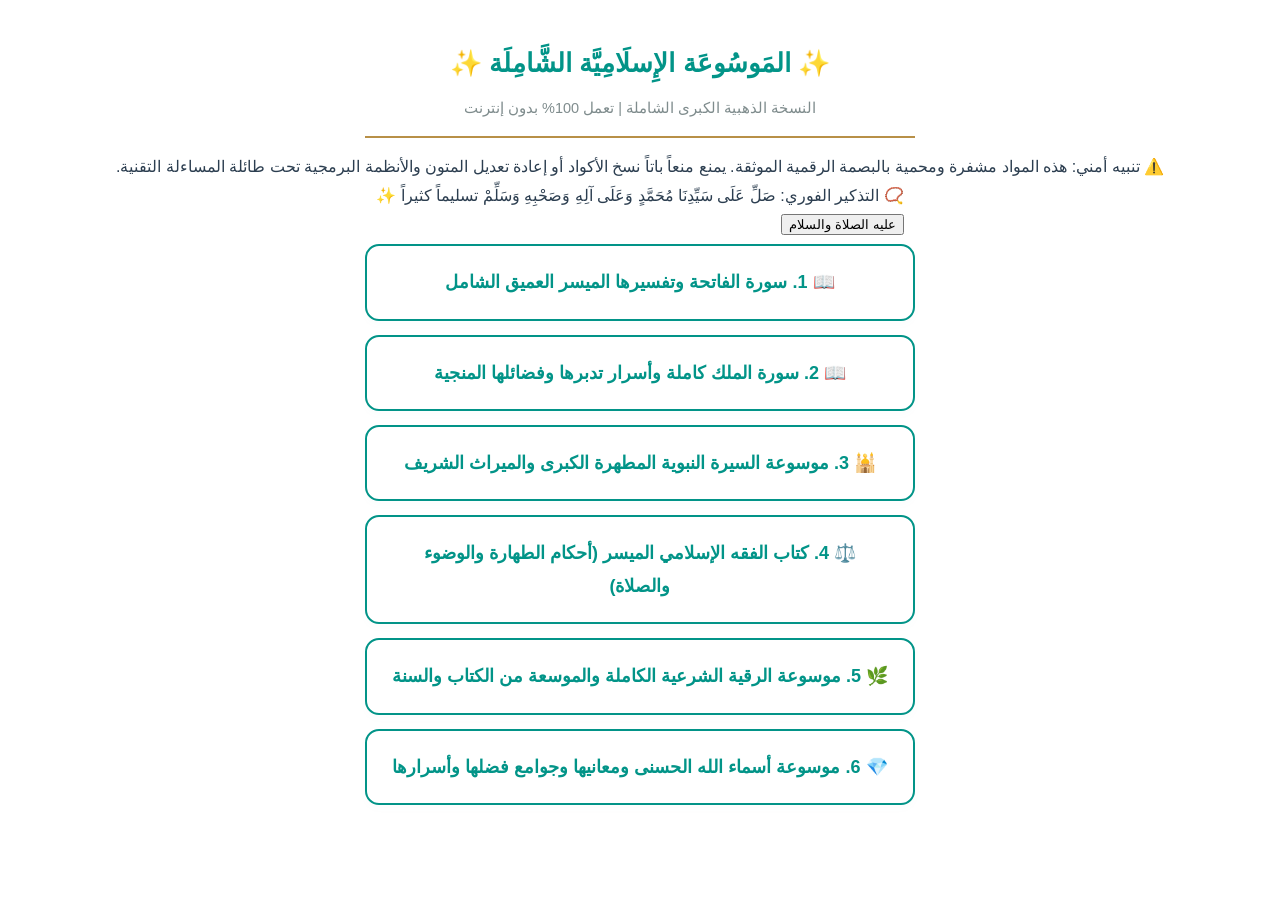
<file: index.html>
<!DOCTYPE html>
<html lang="ar" dir="rtl">
<head>
    <meta charset="UTF-8">
    <meta name="viewport" content="width=device-width, initial-scale=1.0">
    <title>الموسوعة الإسلامية الشاملة المطورة 2026</title>
    <link rel="stylesheet" href="style.css">
    <script src="security_core.js"></script>
</head>
<body>

    <div class="header">
        <h1>✨ المَوسُوعَة الإِسلَامِيَّة الشَّامِلَة ✨</h1>
        <p>النسخة الذهبية الكبرى الشاملة | تعمل 100% بدون إنترنت</p>
    </div>

    <div class="app-notice">
        ⚠️ تنبيه أمني: هذه المواد مشفرة ومحمية بالبصمة الرقمية الموثقة. يمنع منعاً باتاً نسخ الأكواد أو إعادة تعديل المتون والأنظمة البرمجية تحت طائلة المساءلة التقنية.
    </div>

    <!-- بنر الإشعارات التذكيري التفاعلي الذكي داخل التطبيق -->
    <div class="notification-banner" id="notif-banner">
        <div class="notification-text" id="live-notif-text">📿 التذكير الفوري: صَلِّ عَلَى سَيِّدِنَا مُحَمَّدٍ وَعَلَى آلِهِ وَصَحْبِهِ وَسَلِّمْ تسليماً كثيراً ✨</div>
        <button class="notification-btn" onclick="document.getElementById('notif-banner').style.display='none'">عليه الصلاة والسلام</button>
    </div>

    <div class="grid-container">
        <!-- القوائم الطولية المنسقة بالملي للـ 6 ملفات دينية أساسية وموسعة -->
        <a href="quran_fatiha.html" class="card">📖 1. سورة الفاتحة وتفسيرها الميسر العميق الشامل</a>
        <a href="quran_mulk.html" class="card">📖 2. سورة الملك كاملة وأسرار تدبرها وفضائلها المنجية</a>
        <a href="prophet_seera.html" class="card">🕌 3. موسوعة السيرة النبوية المطهرة الكبرى والميراث الشريف</a>
        <a href="islamic_fiqh.html" class="card">⚖️ 4. كتاب الفقه الإسلامي الميسر (أحكام الطهارة والوضوء والصلاة)</a>
        <a href="ruqyah_shariah.html" class="card">🌿 5. موسوعة الرقية الشرعية الكاملة والموسعة من الكتاب والسنة</a>
        <a href="names_of_allah.html" class="card">💎 6. موسوعة أسماء الله الحسنى ومعانيها وجوامع فضلها وأسرارها</a>
    </div>

    <script>
        const reminders = [
            "📿 إنَّ اللَّهَ وَمَلَائِكَتَهُ يُصَلُّونَ عَلَى النَّبِيِّ يَا أَيُّهَا الَّذِينَ آمَنُوا صَلُّوا عَلَيْهِ وَسَلِّمُوا تَسْلِيمًا ✨",
            "🕌 تذكير نبوي: مَثَلُ الَّذِي يَذْكُرُ رَبَّهُ وَالَّذِي لَا يَذْكُرُ رَبَّهُ مَثَلُ الْحَيِّ وَالْمَيِّتِ.. سبحان الله وبحمده 🌱",
            "✨ قال ﷺ: مَنْ صَلَّى عَلَيَّ وَاحِدَةً صَلَّى اللَّهُ عَلَيْهِ بِهَا عَشْرًا.. اللهم صلّ وسلم على نبينا محمد 🌸",
            "💎 تذكير: كلمتان خفيفتان على اللسان، ثقيلتان في الميزان، حبيبتان إلى الرحمن: سبحان الله وبحمده، سبحان الله العظيم ☀️",
            "🛡️ حصن نفسك: لا إله إلا الله وحده لا شريك له، له الملك وله الحمد وهو على كل شيء قدير (حرز من الشيطان) 🌿"
        ];
        
        let currentReminderIndex = 0;
        setInterval(() => {
            currentReminderIndex = (currentReminderIndex + 1) % reminders.length;
            document.getElementById('live-notif-text').innerText = reminders[currentReminderIndex];
            document.getElementById('notif-banner').style.display = 'flex';
        }, 45000);
    </script>
</body>
</html>
</file>
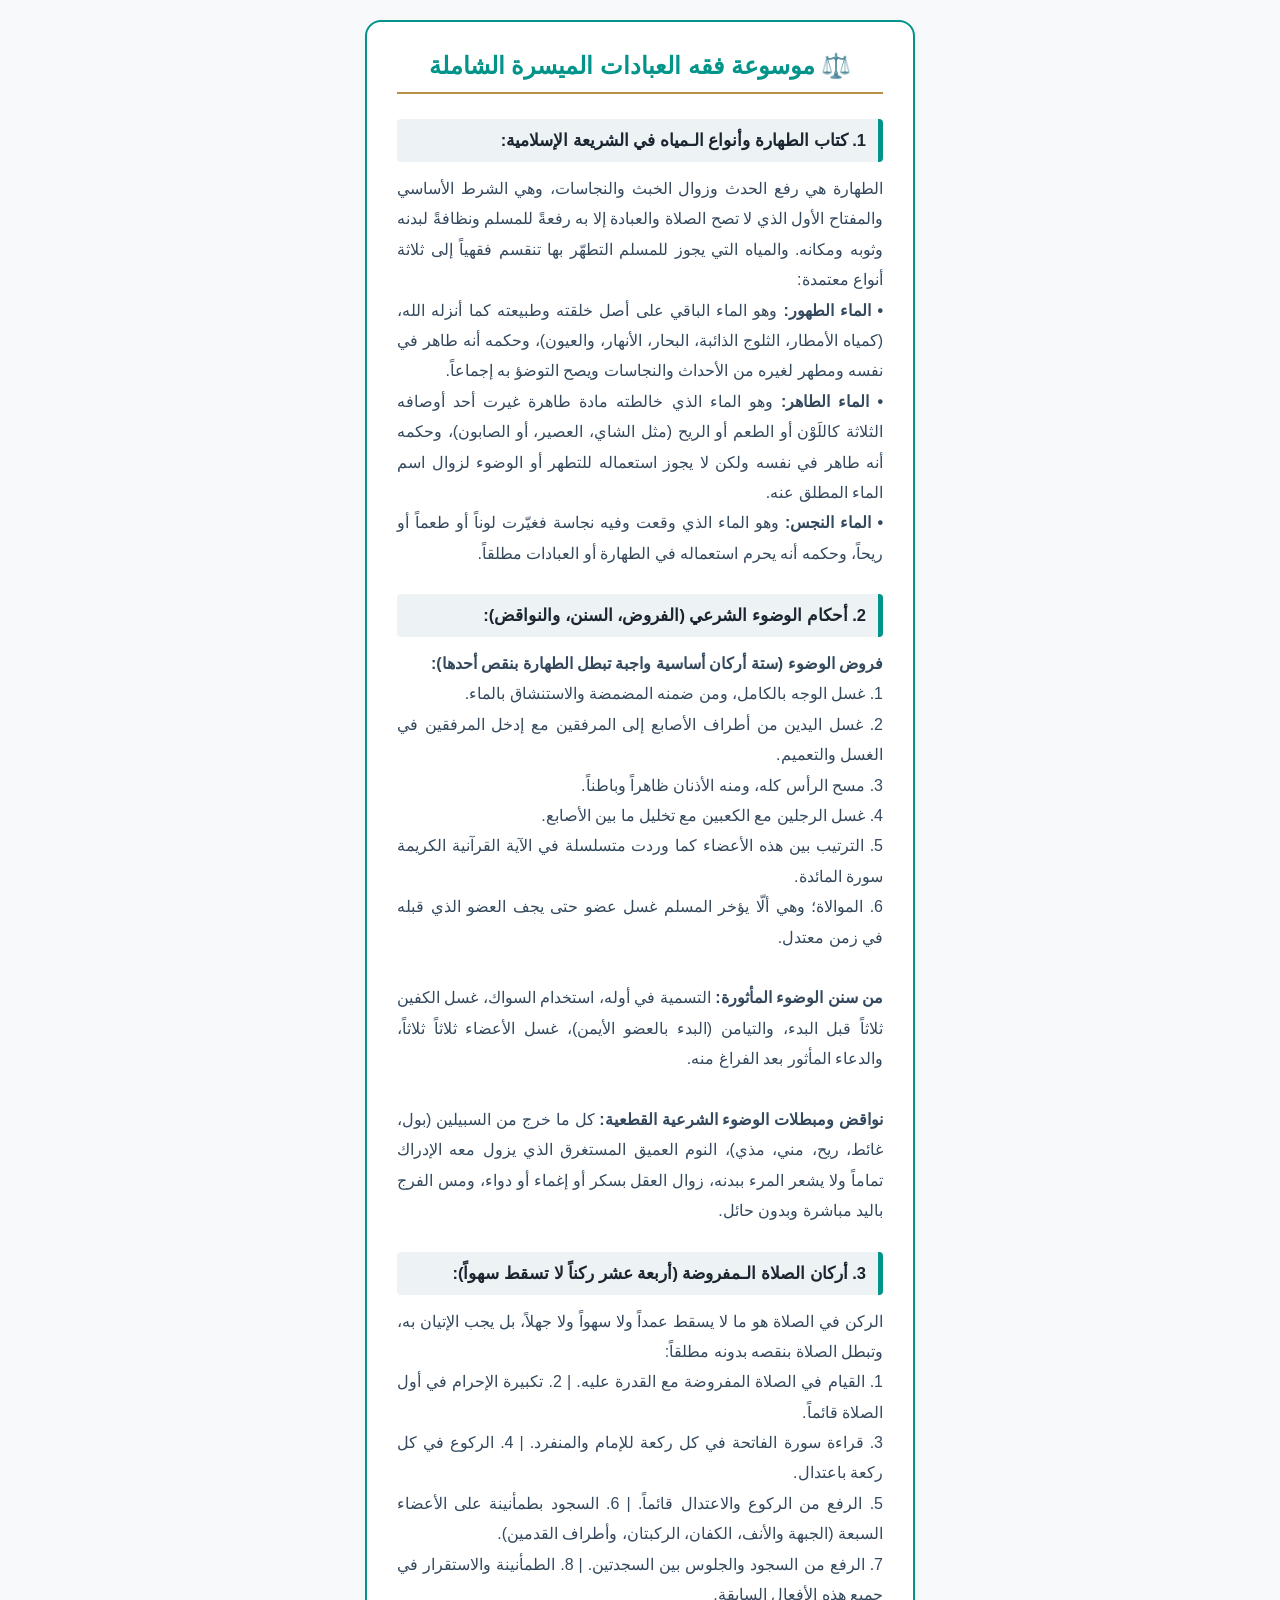
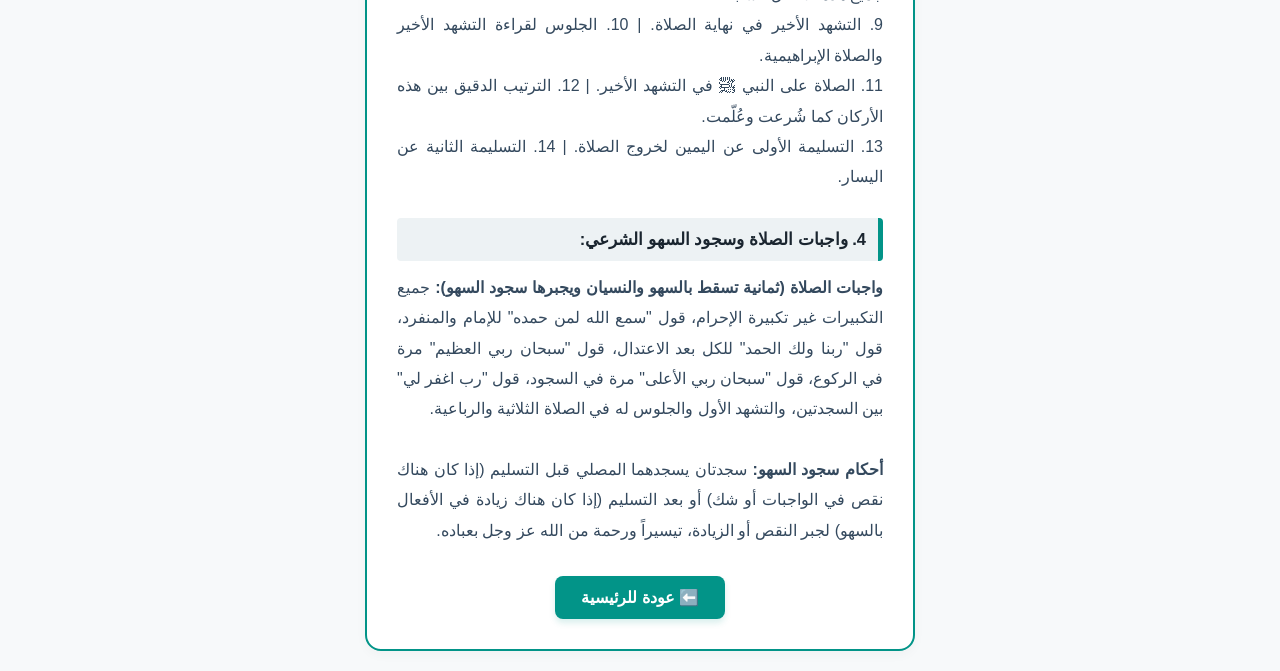
<file: islamic_fiqh.html>
<!DOCTYPE html>
<html lang="ar" dir="rtl">
<head>
    <meta charset="UTF-8">
    <meta name="viewport" content="width=device-width, initial-scale=1.0">
    <title>موسوعة الفقه الإسلامي الميسر الشامل</title>
    <style>
        :root {
            --bg-color: #f7f9fa;
            --card-bg: #ffffff;
            --text-color: #2c3e50;
            --accent-color: #029488;
            --gold-color: #b89047;
        }
        body {
            font-family: 'Segoe UI', Tahoma, Geneva, Verdana, sans-serif;
            background-color: var(--bg-color);
            color: var(--text-color);
            margin: 0;
            padding: 20px;
            display: flex;
            flex-direction: column;
            align-items: center;
            user-select: none;
            -webkit-user-select: none;
        }
        .box {
            background: var(--card-bg);
            border: 2px solid var(--accent-color);
            padding: 30px;
            border-radius: 16px;
            max-width: 550px;
            width: 100%;
            box-shadow: 0 4px 12px rgba(0,0,0,0.03);
            box-sizing: border-box;
        }
        h2 {
            color: var(--accent-color);
            border-bottom: 2px solid var(--gold-color);
            padding-bottom: 12px;
            text-align: center;
            margin-top: 0;
            font-weight: 800;
        }
        .section-title {
            background: #edf2f4;
            padding: 12px;
            margin-top: 25px;
            border-right: 5px solid var(--accent-color);
            font-weight: bold;
            border-radius: 4px;
            font-size: 16.5px;
            color: #1a252f;
        }
        .content-block {
            line-height: 1.9;
            font-size: 16px;
            margin-top: 12px;
            text-align: justify;
            color: #34495e;
        }
        .btn-back {
            display: block;
            width: fit-content;
            margin: 30px auto 0 auto;
            background: var(--accent-color);
            color: #fff;
            padding: 12px 26px;
            border-radius: 8px;
            font-weight: bold;
            text-decoration: none;
            text-align: center;
            box-shadow: 0 4px 6px rgba(2, 148, 136, 0.15);
        }
        .btn-back:active {
            transform: scale(0.96);
        }
    </style>
    <script>
        document.addEventListener('contextmenu', event => event.preventDefault());
        document.onkeydown = function(e) { if(e.keyCode == 123) { return false; } };
    </script>
</head>
<body>
    <div class="box">
        <h2>⚖️ موسوعة فقه العبادات الميسرة الشاملة</h2>
        
        <div class="section-title">1. كتاب الطهارة وأنواع الـمياه في الشريعة الإسلامية:</div>
        <div class="content-block">
            الطهارة هي رفع الحدث وزوال الخبث والنجاسات، وهي الشرط الأساسي والمفتاح الأول الذي لا تصح الصلاة والعبادة إلا به رفعةً للمسلم ونظافةً لبدنه وثوبه ومكانه. والمياه التي يجوز للمسلم التطهّر بها تنقسم فقهياً إلى ثلاثة أنواع معتمدة:
            <br><b>• الماء الطهور:</b> وهو الماء الباقي على أصل خلقته وطبيعته كما أنزله الله، (كمياه الأمطار، الثلوج الذائبة، البحار، الأنهار، والعيون)، وحكمه أنه طاهر في نفسه ومطهر لغيره من الأحداث والنجاسات ويصح التوضؤ به إجماعاً.
            <br><b>• الماء الطاهر:</b> وهو الماء الذي خالطته مادة طاهرة غيرت أحد أوصافه الثلاثة كاللَوْن أو الطعم أو الريح (مثل الشاي، العصير، أو الصابون)، وحكمه أنه طاهر في نفسه ولكن لا يجوز استعماله للتطهر أو الوضوء لزوال اسم الماء المطلق عنه.
            <br><b>• الماء النجس:</b> وهو الماء الذي وقعت وفيه نجاسة فغيّرت لوناً أو طعماً أو ريحاً، وحكمه أنه يحرم استعماله في الطهارة أو العبادات مطلقاً.
        </div>

        <div class="section-title">2. أحكام الوضوء الشرعي (الفروض، السنن، والنواقض):</div>
        <div class="content-block">
            <b>فروض الوضوء (ستة أركان أساسية واجبة تبطل الطهارة بنقص أحدها):</b>
            <br>1. غسل الوجه بالكامل، ومن ضمنه المضمضة والاستنشاق بالماء.
            <br>2. غسل اليدين من أطراف الأصابع إلى المرفقين مع إدخل المرفقين في الغسل والتعميم.
            <br>3. مسح الرأس كله، ومنه الأذنان ظاهراً وباطناً.
            <br>4. غسل الرجلين مع الكعبين مع تخليل ما بين الأصابع.
            <br>5. الترتيب بين هذه الأعضاء كما وردت متسلسلة في الآية القرآنية الكريمة سورة المائدة.
            <br>6. الموالاة؛ وهي ألّا يؤخر المسلم غسل عضو حتى يجف العضو الذي قبله في زمن معتدل.
            <br><br><b>من سنن الوضوء المأثورة:</b> التسمية في أوله، استخدام السواك، غسل الكفين ثلاثاً قبل البدء، والتيامن (البدء بالعضو الأيمن)، غسل الأعضاء ثلاثاً ثلاثاً، والدعاء المأثور بعد الفراغ منه.
            <br><br><b>نواقض ومبطلات الوضوء الشرعية القطعية:</b> كل ما خرج من السبيلين (بول، غائط، ريح، مني، مذي)، النوم العميق المستغرق الذي يزول معه الإدراك تماماً ولا يشعر المرء ببدنه، زوال العقل بسكر أو إغماء أو دواء، ومس الفرج باليد مباشرة وبدون حائل.
        </div>

        <div class="section-title">3. أركان الصلاة الـمفروضة (أربعة عشر ركناً لا تسقط سهواً):</div>
        <div class="content-block">
            الركن في الصلاة هو ما لا يسقط عمداً ولا سهواً ولا جهلاً، بل يجب الإتيان به، وتبطل الصلاة بنقصه بدونه مطلقاً:
            <br>1. القيام في الصلاة المفروضة مع القدرة عليه. | 2. تكبيرة الإحرام في أول الصلاة قائماً.
            <br>3. قراءة سورة الفاتحة في كل ركعة للإمام والمنفرد. | 4. الركوع في كل ركعة باعتدال.
            <br>5. الرفع من الركوع والاعتدال قائماً. | 6. السجود بطمأنينة على الأعضاء السبعة (الجبهة والأنف، الكفان، الركبتان، وأطراف القدمين).
            <br>7. الرفع من السجود والجلوس بين السجدتين. | 8. الطمأنينة والاستقرار في جميع هذه الأفعال السابقة.
            <br>9. التشهد الأخير في نهاية الصلاة. | 10. الجلوس لقراءة التشهد الأخير والصلاة الإبراهيمية.
            <br>11. الصلاة على النبي ﷺ في التشهد الأخير. | 12. الترتيب الدقيق بين هذه الأركان كما شُرعت وعُلّمت.
            <br>13. التسليمة الأولى عن اليمين لخروج الصلاة. | 14. التسليمة الثانية عن اليسار.
        </div>

        <div class="section-title">4. واجبات الصلاة وسجود السهو الشرعي:</div>
        <div class="content-block">
            <b>واجبات الصلاة (ثمانية تسقط بالسهو والنسيان ويجبرها سجود السهو):</b> جميع التكبيرات غير تكبيرة الإحرام، قول "سمع الله لمن حمده" للإمام والمنفرد، قول "ربنا ولك الحمد" للكل بعد الاعتدال، قول "سبحان ربي العظيم" مرة في الركوع، قول "سبحان ربي الأعلى" مرة في السجود، قول "رب اغفر لي" بين السجدتين، والتشهد الأول والجلوس له في الصلاة الثلاثية والرباعية.
            <br><br><b>أحكام سجود السهو:</b> سجدتان يسجدهما المصلي قبل التسليم (إذا كان هناك نقص في الواجبات أو شك) أو بعد التسليم (إذا كان هناك زيادة في الأفعال بالسهو) لجبر النقص أو الزيادة، تيسيراً ورحمة من الله عز وجل بعباده.
        </div>

        <a href="index.html" class="btn-back">⬅️ عودة للرئيسية</a>
    </div>
</body>
</html>
</file>
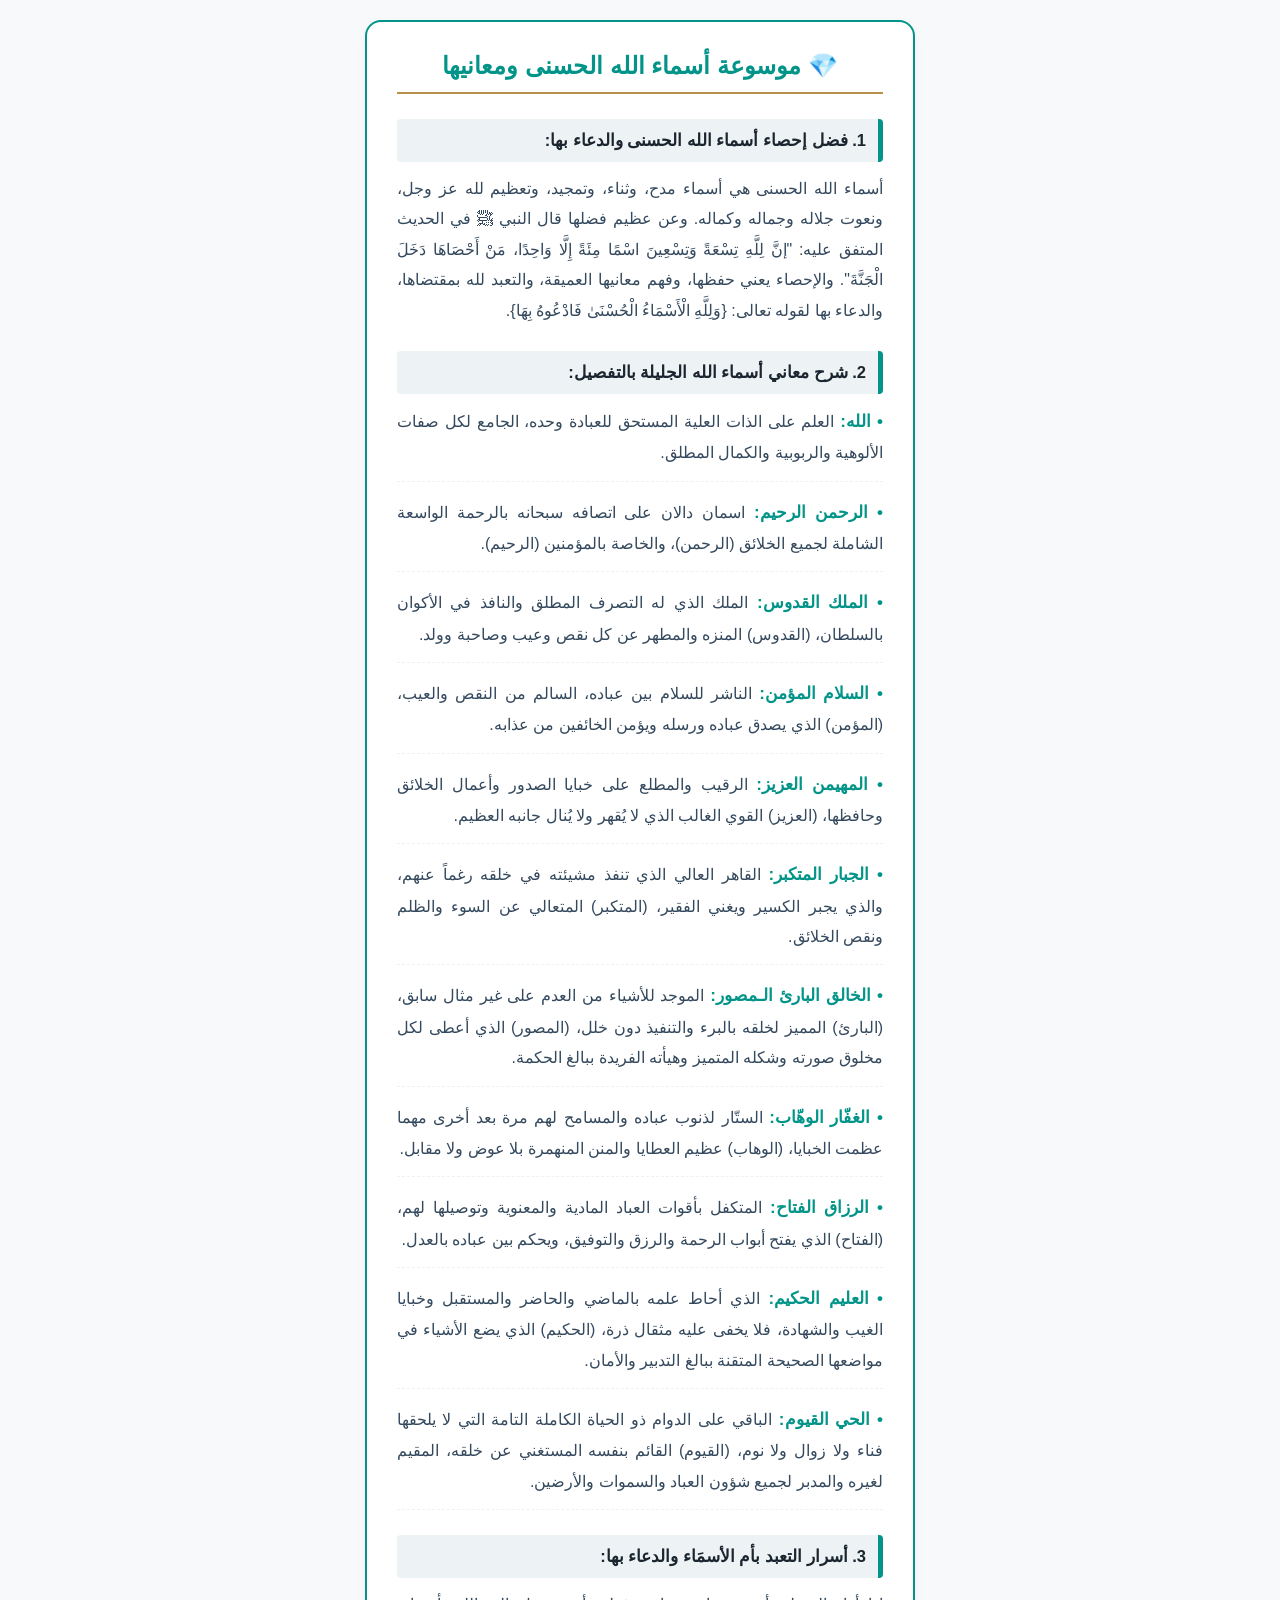
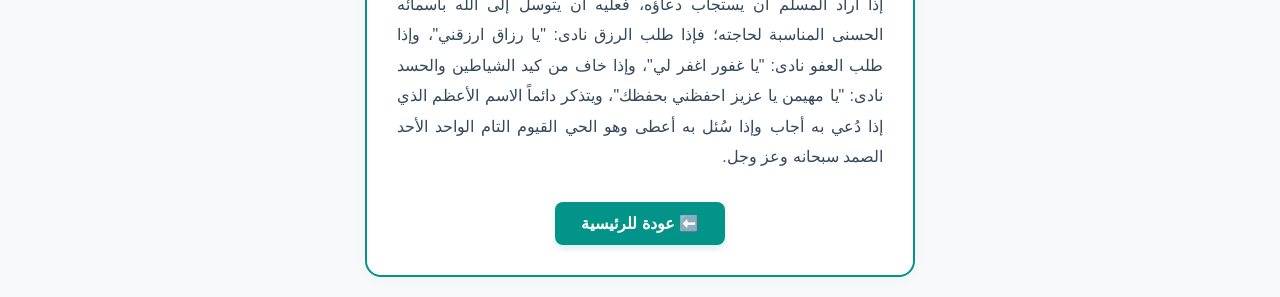
<file: names_of_allah.html>
<!DOCTYPE html>
<html lang="ar" dir="rtl">
<head>
    <meta charset="UTF-8">
    <meta name="viewport" content="width=device-width, initial-scale=1.0">
    <title>موسوعة أسماء الله الحسنى ومعانيها وأسرارها</title>
    <style>
        :root {
            --bg-color: #f7f9fa;
            --card-bg: #ffffff;
            --text-color: #2c3e50;
            --accent-color: #029488;
            --gold-color: #b89047;
        }
        body {
            font-family: 'Segoe UI', Tahoma, Geneva, Verdana, sans-serif;
            background-color: var(--bg-color);
            color: var(--text-color);
            margin: 0;
            padding: 20px;
            display: flex;
            flex-direction: column;
            align-items: center;
            user-select: none;
            -webkit-user-select: none;
        }
        .box {
            background: var(--card-bg);
            border: 2px solid var(--accent-color);
            padding: 30px;
            border-radius: 16px;
            max-width: 550px;
            width: 100%;
            box-shadow: 0 4px 12px rgba(0,0,0,0.03);
            box-sizing: border-box;
        }
        h2 {
            color: var(--accent-color);
            border-bottom: 2px solid var(--gold-color);
            padding-bottom: 12px;
            text-align: center;
            margin-top: 0;
            font-weight: 800;
        }
        .section-title {
            background: #edf2f4;
            padding: 12px;
            margin-top: 25px;
            border-right: 5px solid var(--accent-color);
            font-weight: bold;
            border-radius: 4px;
            font-size: 16.5px;
            color: #1a252f;
        }
        .content-block {
            line-height: 1.9;
            font-size: 16px;
            margin-top: 12px;
            text-align: justify;
            color: #34495e;
        }
        .name-row {
            margin-bottom: 15px;
            padding-bottom: 12px;
            border-bottom: 1px dashed #edf2f4;
        }
        .name-title {
            color: var(--accent-color);
            font-weight: bold;
            font-size: 17px;
        }
        .btn-back {
            display: block;
            width: fit-content;
            margin: 30px auto 0 auto;
            background: var(--accent-color);
            color: #fff;
            padding: 12px 26px;
            border-radius: 8px;
            font-weight: bold;
            text-decoration: none;
            text-align: center;
            box-shadow: 0 4px 6px rgba(2, 148, 136, 0.15);
        }
        .btn-back:active {
            transform: scale(0.96);
        }
    </style>
    <script>
        document.addEventListener('contextmenu', event => event.preventDefault());
        document.onkeydown = function(e) { if(e.keyCode == 123) { return false; } };
    </script>
</head>
<body>
    <div class="box">
        <h2>💎 موسوعة أسماء الله الحسنى ومعانيها</h2>
        
        <div class="section-title">1. فضل إحصاء أسماء الله الحسنى والدعاء بها:</div>
        <div class="content-block">
            أسماء الله الحسنى هي أسماء مدح، وثناء، وتمجيد، وتعظيم لله عز وجل، ونعوت جلاله وجماله وكماله. وعن عظيم فضلها قال النبي ﷺ في الحديث المتفق عليه: "إنَّ لِلَّهِ تِسْعَةً وَتِسْعِينَ اسْمًا مِئَةً إِلَّا وَاحِدًا، مَنْ أَحْصَاهَا دَخَلَ الْجَنَّةَ". والإحصاء يعني حفظها، وفهم معانيها العميقة، والتعبد لله بمقتضاها، والدعاء بها لقوله تعالى: {وَلِلَّهِ الْأَسْمَاءُ الْحُسْنَىٰ فَادْعُوهُ بِهَا}.
        </div>

        <div class="section-title">2. شرح معاني أسماء الله الجليلة بالتفصيل:</div>
        <div class="content-block">
            <div class="name-row">
                <span class="name-title">• الله:</span> العلم على الذات العلية المستحق للعبادة وحده، الجامع لكل صفات الألوهية والربوبية والكمال المطلق.
            </div>
            <div class="name-row">
                <span class="name-title">• الرحمن الرحيم:</span> اسمان دالان على اتصافه سبحانه بالرحمة الواسعة الشاملة لجميع الخلائق (الرحمن)، والخاصة بالمؤمنين (الرحيم).
            </div>
            <div class="name-row">
                <span class="name-title">• الملك القدوس:</span> الملك الذي له التصرف المطلق والنافذ في الأكوان بالسلطان، (القدوس) المنزه والمطهر عن كل نقص وعيب وصاحبة وولد.
            </div>
            <div class="name-row">
                <span class="name-title">• السلام المؤمن:</span> الناشر للسلام بين عباده، السالم من النقص والعيب، (المؤمن) الذي يصدق عباده ورسله ويؤمن الخائفين من عذابه.
            </div>
            <div class="name-row">
                <span class="name-title">• المهيمن العزيز:</span> الرقيب والمطلع على خبايا الصدور وأعمال الخلائق وحافظها، (العزيز) القوي الغالب الذي لا يُقهر ولا يُنال جانبه العظيم.
            </div>
            <div class="name-row">
                <span class="name-title">• الجبار المتكبر:</span> القاهر العالي الذي تنفذ مشيئته في خلقه رغماً عنهم، والذي يجبر الكسير ويغني الفقير، (المتكبر) المتعالي عن السوء والظلم ونقص الخلائق.
            </div>
            <div class="name-row">
                <span class="name-title">• الخالق البارئ الـمصور:</span> الموجد للأشياء من العدم على غير مثال سابق، (البارئ) المميز لخلقه بالبرء والتنفيذ دون خلل، (المصور) الذي أعطى لكل مخلوق صورته وشكله المتميز وهيأته الفريدة ببالغ الحكمة.
            </div>
            <div class="name-row">
                <span class="name-title">• الغفّار الوهّاب:</span> الستّار لذنوب عباده والمسامح لهم مرة بعد أخرى مهما عظمت الخبايا، (الوهاب) عظيم العطايا والمنن المنهمرة بلا عوض ولا مقابل.
            </div>
            <div class="name-row">
                <span class="name-title">• الرزاق الفتاح:</span> المتكفل بأقوات العباد المادية والمعنوية وتوصيلها لهم، (الفتاح) الذي يفتح أبواب الرحمة والرزق والتوفيق، ويحكم بين عباده بالعدل.
            </div>
            <div class="name-row">
                <span class="name-title">• العليم الحكيم:</span> الذي أحاط علمه بالماضي والحاضر والمستقبل وخبايا الغيب والشهادة، فلا يخفى عليه مثقال ذرة، (الحكيم) الذي يضع الأشياء في مواضعها الصحيحة المتقنة ببالغ التدبير والأمان.
            </div>
            <div class="name-row">
                <span class="name-title">• الحي القيوم:</span> الباقي على الدوام ذو الحياة الكاملة التامة التي لا يلحقها فناء ولا زوال ولا نوم، (القيوم) القائم بنفسه المستغني عن خلقه، المقيم لغيره والمدبر لجميع شؤون العباد والسموات والأرضين.
            </div>
        </div>

        <div class="section-title">3. أسرار التعبد بأم الأسمَاء والدعاء بها:</div>
        <div class="content-block">
            إذا أراد المسلم أن يستجاب دعاؤه، فعليه أن يتوسل إلى الله بأسمائه الحسنى المناسبة لحاجته؛ فإذا طلب الرزق نادى: "يا رزاق ارزقني"، وإذا طلب العفو نادى: "يا غفور اغفر لي"، وإذا خاف من كيد الشياطين والحسد نادى: "يا مهيمن يا عزيز احفظني بحفظك"، ويتذكر دائماً الاسم الأعظم الذي إذا دُعي به أجاب وإذا سُئل به أعطى وهو الحي القيوم التام الواحد الأحد الصمد سبحانه وعز وجل.
        </div>

        <a href="index.html" class="btn-back">⬅️ عودة للرئيسية</a>
    </div>
</body>
</html>
</file>
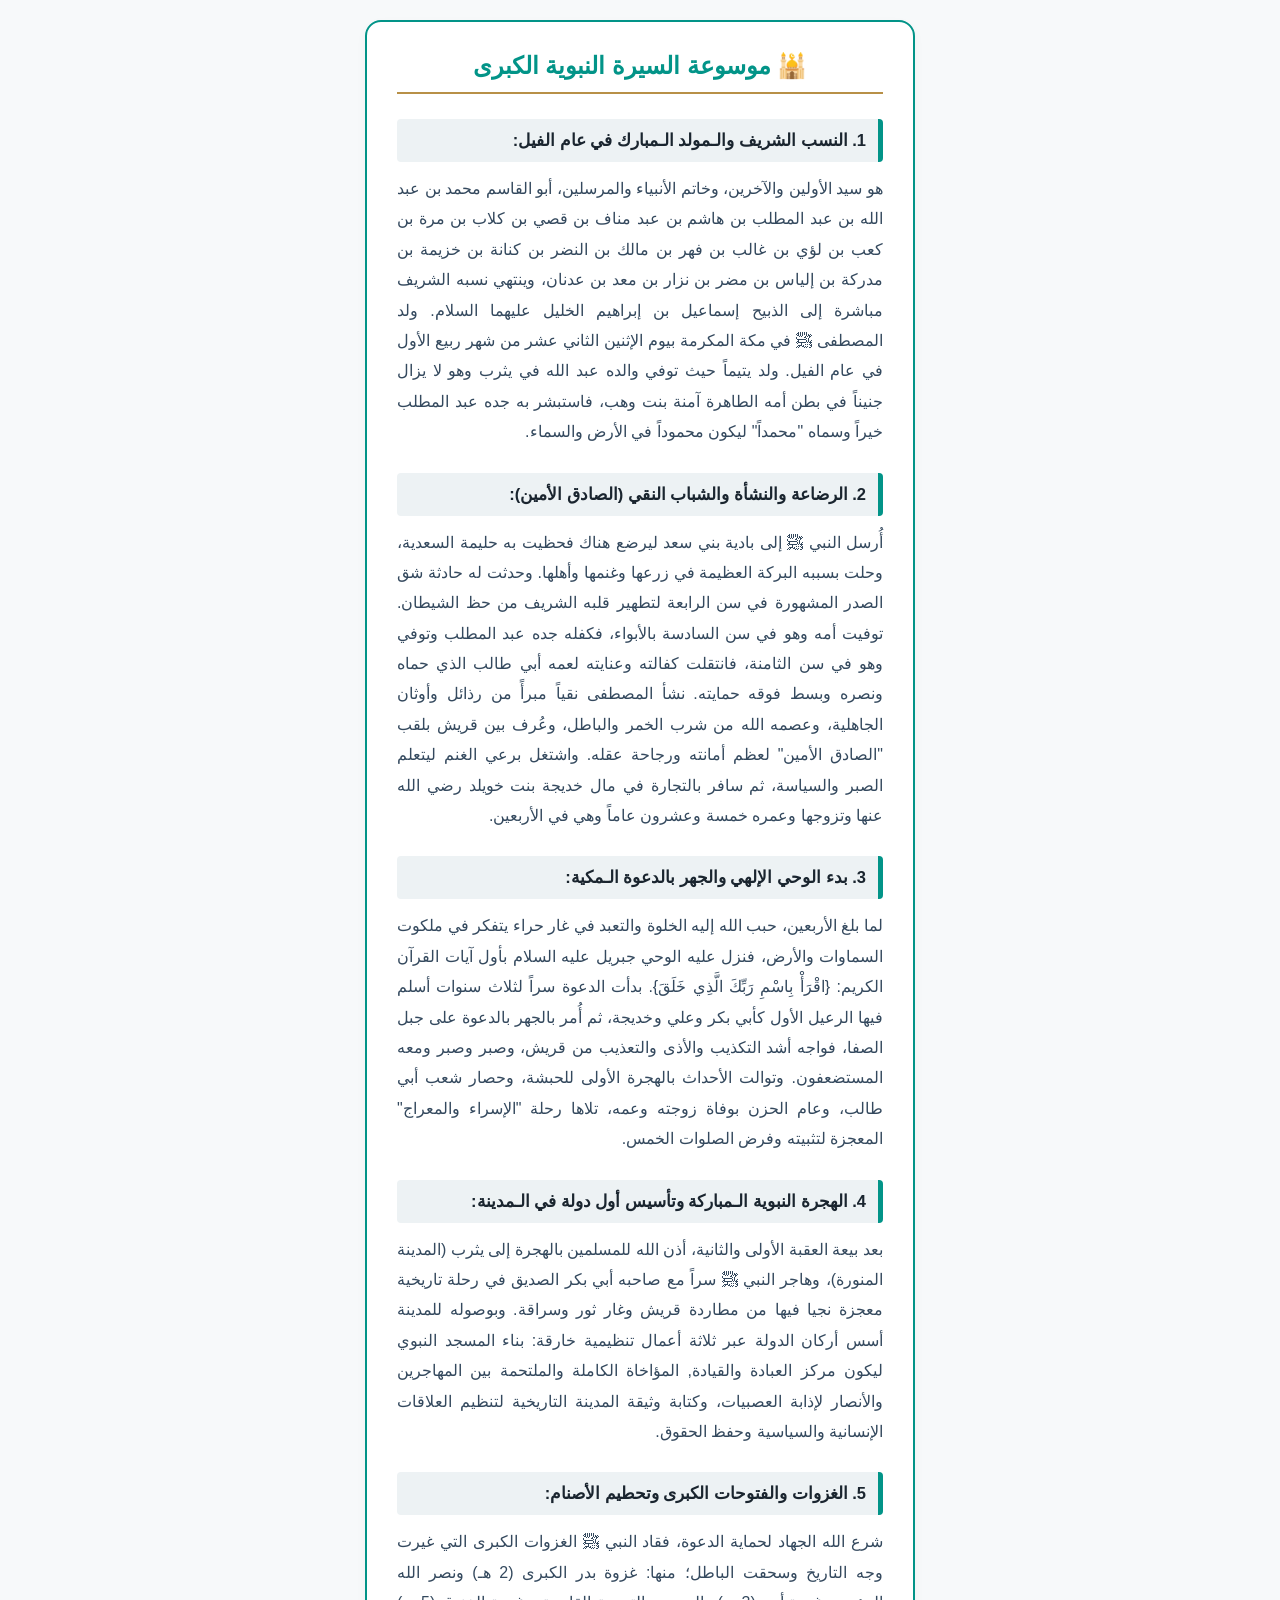
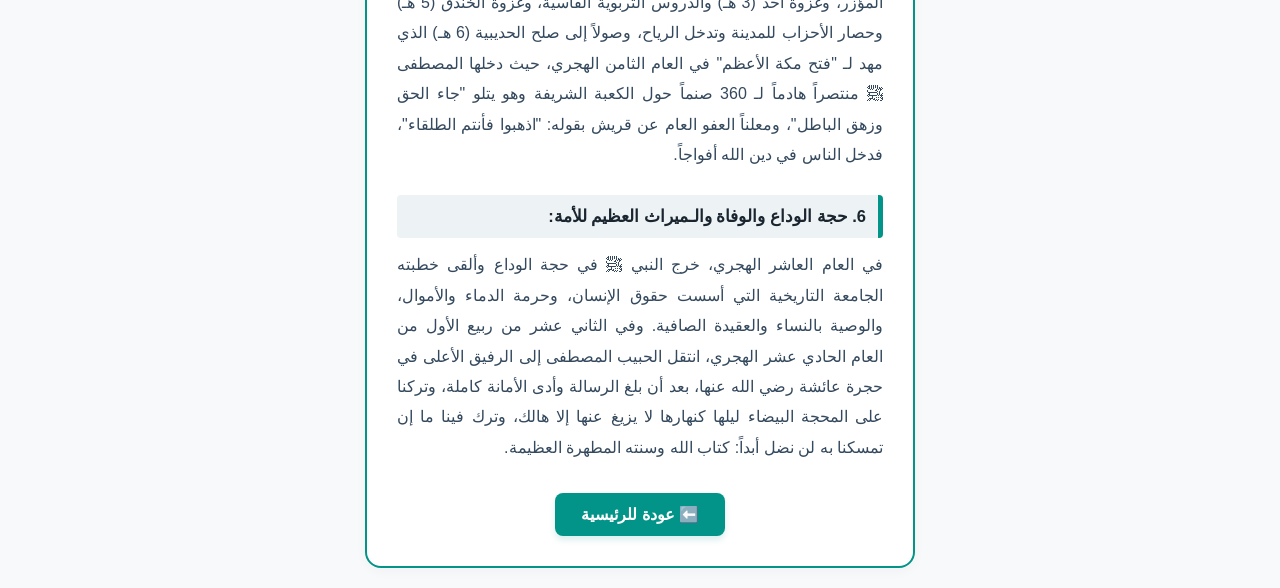
<file: prophet_seera.html>
<!DOCTYPE html>
<html lang="ar" dir="rtl">
<head>
    <meta charset="UTF-8">
    <meta name="viewport" content="width=device-width, initial-scale=1.0">
    <title>موسوعة السيرة النبوية المطهرة الكبرى</title>
    <style>
        :root {
            --bg-color: #f7f9fa;
            --card-bg: #ffffff;
            --text-color: #2c3e50;
            --accent-color: #029488;
            --gold-color: #b89047;
        }
        body {
            font-family: 'Segoe UI', Tahoma, Geneva, Verdana, sans-serif;
            background-color: var(--bg-color);
            color: var(--text-color);
            margin: 0;
            padding: 20px;
            display: flex;
            flex-direction: column;
            align-items: center;
            user-select: none;
            -webkit-user-select: none;
        }
        .box {
            background: var(--card-bg);
            border: 2px solid var(--accent-color);
            padding: 30px;
            border-radius: 16px;
            max-width: 550px;
            width: 100%;
            box-shadow: 0 4px 12px rgba(0,0,0,0.03);
            box-sizing: border-box;
        }
        h2 {
            color: var(--accent-color);
            border-bottom: 2px solid var(--gold-color);
            padding-bottom: 12px;
            text-align: center;
            margin-top: 0;
            font-weight: 800;
        }
        .section-title {
            background: #edf2f4;
            padding: 12px;
            margin-top: 25px;
            border-right: 5px solid var(--accent-color);
            font-weight: bold;
            border-radius: 4px;
            font-size: 16.5px;
            color: #1a252f;
        }
        .content-block {
            line-height: 1.9;
            font-size: 16px;
            margin-top: 12px;
            text-align: justify;
            color: #34495e;
        }
        .btn-back {
            display: block;
            width: fit-content;
            margin: 30px auto 0 auto;
            background: var(--accent-color);
            color: #fff;
            padding: 12px 26px;
            border-radius: 8px;
            font-weight: bold;
            text-decoration: none;
            text-align: center;
            box-shadow: 0 4px 6px rgba(2, 148, 136, 0.15);
        }
        .btn-back:active {
            transform: scale(0.96);
        }
    </style>
    <script>
        document.addEventListener('contextmenu', event => event.preventDefault());
        document.onkeydown = function(e) { if(e.keyCode == 123) { return false; } };
    </script>
</head>
<body>
    <div class="box">
        <h2>🕌 موسوعة السيرة النبوية الكبرى</h2>
        
        <div class="section-title">1. النسب الشريف والـمولد الـمبارك في عام الفيل:</div>
        <div class="content-block">
            هو سيد الأولين والآخرين، وخاتم الأنبياء والمرسلين، أبو القاسم محمد بن عبد الله بن عبد المطلب بن هاشم بن عبد مناف بن قصي بن كلاب بن مرة بن كعب بن لؤي بن غالب بن فهر بن مالك بن النضر بن كنانة بن خزيمة بن مدركة بن إلياس بن مضر بن نزار بن معد بن عدنان، وينتهي نسبه الشريف مباشرة إلى الذبيح إسماعيل بن إبراهيم الخليل عليهما السلام. ولد المصطفى ﷺ في مكة المكرمة بيوم الإثنين الثاني عشر من شهر ربيع الأول في عام الفيل. ولد يتيماً حيث توفي والده عبد الله في يثرب وهو لا يزال جنيناً في بطن أمه الطاهرة آمنة بنت وهب، فاستبشر به جده عبد المطلب خيراً وسماه "محمداً" ليكون محموداً في الأرض والسماء.
        </div>

        <div class="section-title">2. الرضاعة والنشأة والشباب النقي (الصادق الأمين):</div>
        <div class="content-block">
            أُرسل النبي ﷺ إلى بادية بني سعد ليرضع هناك فحظيت به حليمة السعدية، وحلت بسببه البركة العظيمة في زرعها وغنمها وأهلها. وحدثت له حادثة شق الصدر المشهورة في سن الرابعة لتطهير قلبه الشريف من حظ الشيطان. توفيت أمه وهو في سن السادسة بالأبواء، فكفله جده عبد المطلب وتوفي وهو في سن الثامنة، فانتقلت كفالته وعنايته لعمه أبي طالب الذي حماه ونصره وبسط فوقه حمايته. نشأ المصطفى نقياً مبرأً من رذائل وأوثان الجاهلية، وعصمه الله من شرب الخمر والباطل، وعُرف بين قريش بلقب "الصادق الأمين" لعظم أمانته ورجاحة عقله. واشتغل برعي الغنم ليتعلم الصبر والسياسة، ثم سافر بالتجارة في مال خديجة بنت خويلد رضي الله عنها وتزوجها وعمره خمسة وعشرون عاماً وهي في الأربعين.
        </div>

        <div class="section-title">3. بدء الوحي الإلهي والجهر بالدعوة الـمكية:</div>
        <div class="content-block">
            لما بلغ الأربعين، حبب الله إليه الخلوة والتعبد في غار حراء يتفكر في ملكوت السماوات والأرض، فنزل عليه الوحي جبريل عليه السلام بأول آيات القرآن الكريم: {اقْرَأْ بِاسْمِ رَبِّكَ الَّذِي خَلَقَ}. بدأت الدعوة سراً لثلاث سنوات أسلم فيها الرعيل الأول كأبي بكر وعلي وخديجة، ثم أُمر بالجهر بالدعوة على جبل الصفا، فواجه أشد التكذيب والأذى والتعذيب من قريش، وصبر وصبر ومعه المستضعفون. وتوالت الأحداث بالهجرة الأولى للحبشة، وحصار شعب أبي طالب، وعام الحزن بوفاة زوجته وعمه، تلاها رحلة "الإسراء والمعراج" المعجزة لتثبيته وفرض الصلوات الخمس.
        </div>

        <div class="section-title">4. الهجرة النبوية الـمباركة وتأسيس أول دولة في الـمدينة:</div>
        <div class="content-block">
            بعد بيعة العقبة الأولى والثانية، أذن الله للمسلمين بالهجرة إلى يثرب (المدينة المنورة)، وهاجر النبي ﷺ سراً مع صاحبه أبي بكر الصديق في رحلة تاريخية معجزة نجيا فيها من مطاردة قريش وغار ثور وسراقة. وبوصوله للمدينة أسس أركان الدولة عبر ثلاثة أعمال تنظيمية خارقة: بناء المسجد النبوي ليكون مركز العبادة والقيادة, المؤاخاة الكاملة والملتحمة بين المهاجرين والأنصار لإذابة العصبيات، وكتابة وثيقة المدينة التاريخية لتنظيم العلاقات الإنسانية والسياسية وحفظ الحقوق.
        </div>

        <div class="section-title">5. الغزوات والفتوحات الكبرى وتحطيم الأصنام:</div>
        <div class="content-block">
            شرع الله الجهاد لحماية الدعوة، فقاد النبي ﷺ الغزوات الكبرى التي غيرت وجه التاريخ وسحقت الباطل؛ منها: غزوة بدر الكبرى (2 هـ) ونصر الله المؤزر، وغزوة أحد (3 هـ) والدروس التربوية القاسية، وغزوة الخندق (5 هـ) وحصار الأحزاب للمدينة وتدخل الرياح، وصولاً إلى صلح الحديبية (6 هـ) الذي مهد لـ "فتح مكة الأعظم" في العام الثامن الهجري، حيث دخلها المصطفى ﷺ منتصراً هادماً لـ 360 صنماً حول الكعبة الشريفة وهو يتلو "جاء الحق وزهق الباطل"، ومعلناً العفو العام عن قريش بقوله: "اذهبوا فأنتم الطلقاء"، فدخل الناس في دين الله أفواجاً.
        </div>

        <div class="section-title">6. حجة الوداع والوفاة والـميراث العظيم للأمة:</div>
        <div class="content-block">
            في العام العاشر الهجري، خرج النبي ﷺ في حجة الوداع وألقى خطبته الجامعة التاريخية التي أسست حقوق الإنسان، وحرمة الدماء والأموال، والوصية بالنساء والعقيدة الصافية. وفي الثاني عشر من ربيع الأول من العام الحادي عشر الهجري، انتقل الحبيب المصطفى إلى الرفيق الأعلى في حجرة عائشة رضي الله عنها، بعد أن بلغ الرسالة وأدى الأمانة كاملة، وتركنا على المحجة البيضاء ليلها كنهارها لا يزيغ عنها إلا هالك، وترك فينا ما إن تمسكنا به لن نضل أبداً: كتاب الله وسنته المطهرة العظيمة.
        </div>

        <a href="index.html" class="btn-back">⬅️ عودة للرئيسية</a>
    </div>
</body>
</html>
</file>
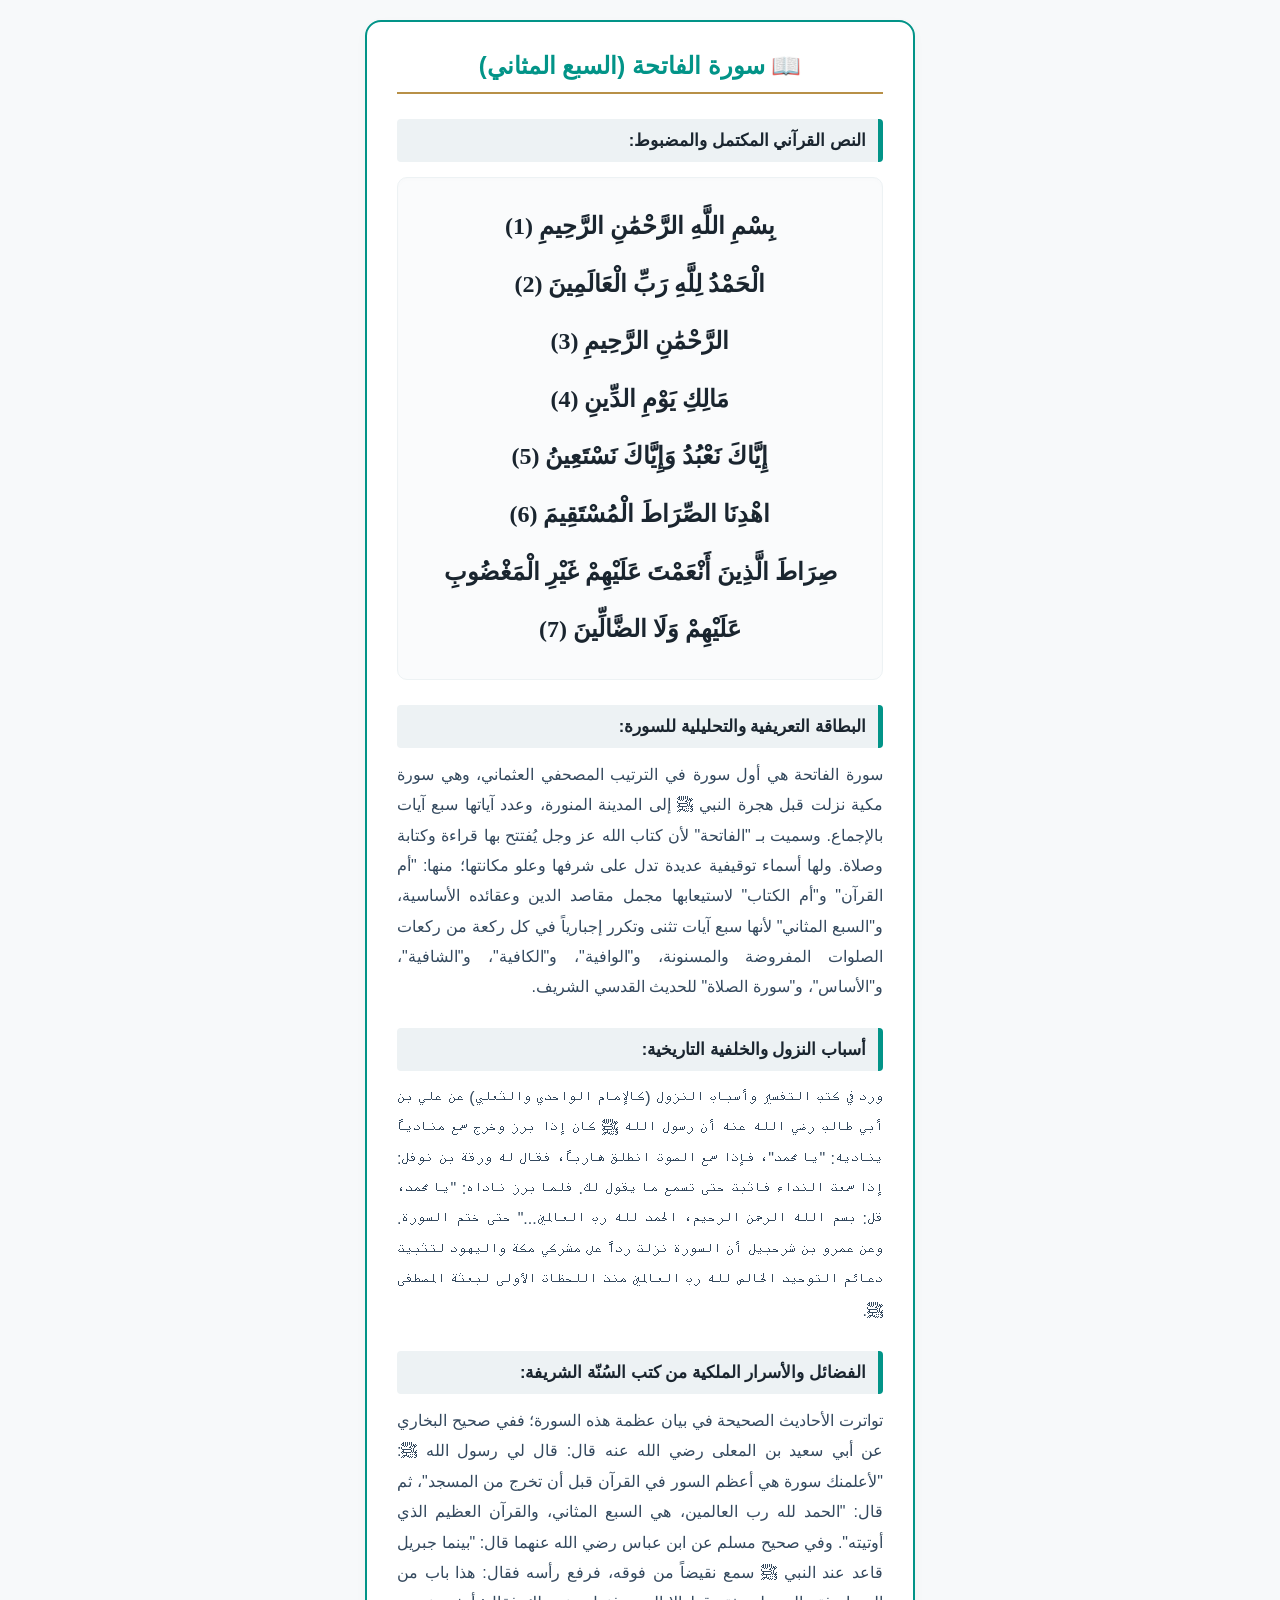
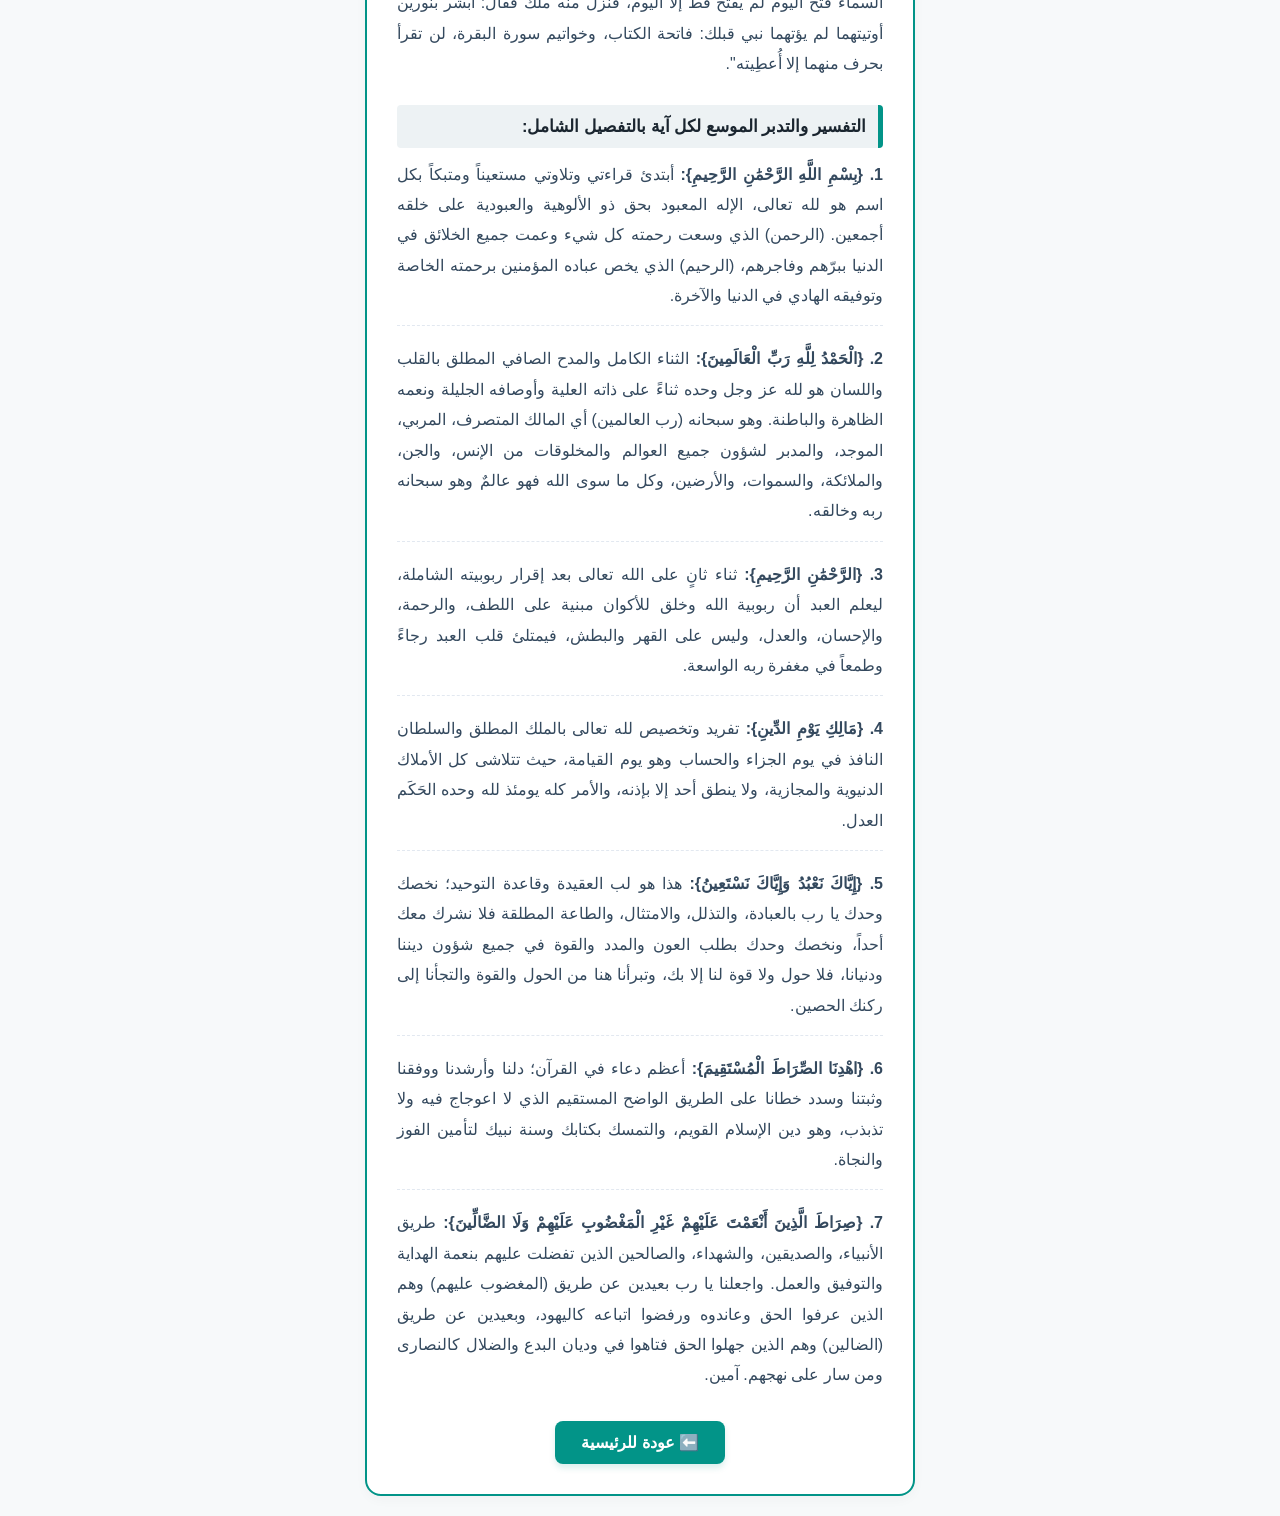
<file: quran_fatiha.html>
<!DOCTYPE html>
<html lang="ar" dir="rtl">
<head>
    <meta charset="UTF-8">
    <meta name="viewport" content="width=device-width, initial-scale=1.0">
    <title>سورة الفاتحة وتفسيرها الشامل العميق</title>
    <style>
        :root {
            --bg-color: #f7f9fa;
            --card-bg: #ffffff;
            --text-color: #2c3e50;
            --accent-color: #029488;
            --gold-color: #b89047;
        }
        body {
            font-family: 'Segoe UI', Tahoma, Geneva, Verdana, sans-serif;
            background-color: var(--bg-color);
            color: var(--text-color);
            margin: 0;
            padding: 20px;
            display: flex;
            flex-direction: column;
            align-items: center;
            user-select: none;
            -webkit-user-select: none;
        }
        .box {
            background: var(--card-bg);
            border: 2px solid var(--accent-color);
            padding: 30px;
            border-radius: 16px;
            max-width: 550px;
            width: 100%;
            box-shadow: 0 4px 12px rgba(0,0,0,0.03);
            box-sizing: border-box;
        }
        h2 {
            color: var(--accent-color);
            border-bottom: 2px solid var(--gold-color);
            padding-bottom: 12px;
            text-align: center;
            margin-top: 0;
            font-weight: 800;
        }
        .section-title {
            background: #edf2f4;
            padding: 12px;
            margin-top: 25px;
            border-right: 5px solid var(--accent-color);
            font-weight: bold;
            border-radius: 4px;
            font-size: 16.5px;
            color: #1a252f;
        }
        .quran-text {
            line-height: 2.4;
            font-size: 24px;
            margin-top: 15px;
            text-align: center;
            color: #1a252f;
            font-family: 'Traditional Arabic', Georgia, serif;
            font-weight: bold;
            background-color: #fafbfc;
            padding: 20px;
            border-radius: 10px;
            border: 1px solid #edf2f4;
            box-shadow: inset 0 2px 4px rgba(0,0,0,0.01);
        }
        .content-block {
            line-height: 1.9;
            font-size: 16px;
            margin-top: 12px;
            text-align: justify;
            color: #34495e;
        }
        .interpretation-item {
            margin-bottom: 18px;
            padding-bottom: 14px;
            border-bottom: 1px dashed #e2e8f0;
        }
        .interpretation-item:last-child {
            border-bottom: none;
            margin-bottom: 0;
            padding-bottom: 0;
        }
        .btn-back {
            display: block;
            width: fit-content;
            margin: 30px auto 0 auto;
            background: var(--accent-color);
            color: #fff;
            padding: 12px 26px;
            border-radius: 8px;
            font-weight: bold;
            text-decoration: none;
            text-align: center;
            box-shadow: 0 4px 6px rgba(2, 148, 136, 0.15);
        }
        .btn-back:active {
            transform: scale(0.96);
        }
    </style>
    <script>
        document.addEventListener('contextmenu', event => event.preventDefault());
        document.onkeydown = function(e) { if(e.keyCode == 123) { return false; } };
    </script>
</head>
<body>
    <div class="box">
        <h2>📖 سورة الفاتحة (السبع المثاني)</h2>
        
        <div class="section-title">النص القرآني المكتمل والمضبوط:</div>
        <div class="quran-text">
            بِسْمِ اللَّهِ الرَّحْمَٰنِ الرَّحِيمِ (1) <br>
            الْحَمْدُ لِلَّهِ رَبِّ الْعَالَمِينَ (2) <br>
            الرَّحْمَٰنِ الرَّحِيمِ (3) <br>
            مَالِكِ يَوْمِ الدِّينِ (4) <br>
            إِيَّاكَ نَعْبُدُ وَإِيَّاكَ نَسْتَعِينُ (5) <br>
            اهْدِنَا الصِّرَاطَ الْمُسْتَقِيمَ (6) <br>
            صِرَاطَ الَّذِينَ أَنْعَمْتَ عَلَيْهِمْ غَيْرِ الْمَغْضُوبِ عَلَيْهِمْ وَلَا الضَّالِّينَ (7)
        </div>

        <div class="section-title">البطاقة التعريفية والتحليلية للسورة:</div>
        <div class="content-block">
            سورة الفاتحة هي أول سورة في الترتيب المصحفي العثماني، وهي سورة مكية نزلت قبل هجرة النبي ﷺ إلى المدينة المنورة، وعدد آياتها سبع آيات بالإجماع. وسميت بـ "الفاتحة" لأن كتاب الله عز وجل يُفتتح بها قراءة وكتابة وصلاة. ولها أسماء توقيفية عديدة تدل على شرفها وعلو مكانتها؛ منها: "أم القرآن" و"أم الكتاب" لاستيعابها مجمل مقاصد الدين وعقائده الأساسية، و"السبع المثاني" لأنها سبع آيات تثنى وتكرر إجبارياً في كل ركعة من ركعات الصلوات المفروضة والمسنونة، و"الوافية"، و"الكافية"، و"الشافية"، و"الأساس"، و"سورة الصلاة" للحديث القدسي الشريف.
        </div>

        <div class="section-title">أسباب النزول والخلفية التاريخية:</div>
        <div class="content-block">
            ورد في كتب التفسير وأسباب النزول (كالإمام الواحدي والثعلبي) عن علي بن أبي طالب رضي الله عنه أن رسول الله ﷺ كان إذا برز وخرج سمع منادياً يناديه: "يا محمد"، فإذا سمع الصوت انطلق هارباً، فقال له ورقة بن نوفل: إذا سمعت النداء فاثبت حتى تسمع ما يقول لك. فلما برز ناداه: "يا محمد، قل: بسم الله الرحمن الرحيم، الحمد لله رب العالمين..." حتى ختم السورة. وعن عمرو بن شرحبيل أن السورة نزلت رداً على مشركي مكة واليهود لتثبيت دعائم التوحيد الخالص لله رب العالمين منذ اللحظات الأولى لبعثة المصطفى ﷺ.
        </div>

        <div class="section-title">الفضائل والأسرار الملكية من كتب السُنّة الشريفة:</div>
        <div class="content-block">
            تواترت الأحاديث الصحيحة في بيان عظمة هذه السورة؛ ففي صحيح البخاري عن أبي سعيد بن المعلى رضي الله عنه قال: قال لي رسول الله ﷺ: "لأعلمنك سورة هي أعظم السور في القرآن قبل أن تخرج من المسجد"، ثم قال: "الحمد لله رب العالمين، هي السبع المثاني، والقرآن العظيم الذي أوتيته". وفي صحيح مسلم عن ابن عباس رضي الله عنهما قال: "بينما جبريل قاعد عند النبي ﷺ سمع نقيضاً من فوقه، فرفع رأسه فقال: هذا باب من السماء فتح اليوم لم يفتح قط إلا اليوم، فنزل منه ملك فقال: أبشر بنورين أوتيتهما لم يؤتهما نبي قبلك: فاتحة الكتاب، وخواتيم سورة البقرة، لن تقرأ بحرف منهما إلا أُعطِيته".
        </div>

        <div class="section-title">التفسير والتدبر الموسع لكل آية بالتفصيل الشامل:</div>
        <div class="content-block">
            <div class="interpretation-item">
                <b>1. {بِسْمِ اللَّهِ الرَّحْمَٰنِ الرَّحِيمِ}:</b> أبتدئ قراءتي وتلاوتي مستعيناً ومتبكاً بكل اسم هو لله تعالى، الإله المعبود بحق ذو الألوهية والعبودية على خلقه أجمعين. (الرحمن) الذي وسعت رحمته كل شيء وعمت جميع الخلائق في الدنيا ببرّهم وفاجرهم، (الرحيم) الذي يخص عباده المؤمنين برحمته الخاصة وتوفيقه الهادي في الدنيا والآخرة.
            </div>
            <div class="interpretation-item">
                <b>2. {الْحَمْدُ لِلَّهِ رَبِّ الْعَالَمِينَ}:</b> الثناء الكامل والمدح الصافي المطلق بالقلب واللسان هو لله عز وجل وحده ثناءً على ذاته العلية وأوصافه الجليلة ونعمه الظاهرة والباطنة. وهو سبحانه (رب العالمين) أي المالك المتصرف، المربي، الموجد، والمدبر لشؤون جميع العوالم والمخلوقات من الإنس، والجن، والملائكة، والسموات، والأرضين، وكل ما سوى الله فهو عالمٌ وهو سبحانه ربه وخالقه.
            </div>
            <div class="interpretation-item">
                <b>3. {الرَّحْمَٰنِ الرَّحِيمِ}:</b> ثناء ثانٍ على الله تعالى بعد إقرار ربوبيته الشاملة، ليعلم العبد أن ربوبية الله وخلق للأكوان مبنية على اللطف، والرحمة، والإحسان، والعدل، وليس على القهر والبطش، فيمتلئ قلب العبد رجاءً وطمعاً في مغفرة ربه الواسعة.
            </div>
            <div class="interpretation-item">
                <b>4. {مَالِكِ يَوْمِ الدِّينِ}:</b> تفريد وتخصيص لله تعالى بالملك المطلق والسلطان النافذ في يوم الجزاء والحساب وهو يوم القيامة، حيث تتلاشى كل الأملاك الدنيوية والمجازية، ولا ينطق أحد إلا بإذنه، والأمر كله يومئذ لله وحده الحَكَم العدل.
            </div>
            <div class="interpretation-item">
                <b>5. {إِيَّاكَ نَعْبُدُ وَإِيَّاكَ نَسْتَعِينُ}:</b> هذا هو لب العقيدة وقاعدة التوحيد؛ نخصك وحدك يا رب بالعبادة، والتذلل، والامتثال، والطاعة المطلقة فلا نشرك معك أحداً، ونخصك وحدك بطلب العون والمدد والقوة في جميع شؤون ديننا ودنيانا، فلا حول ولا قوة لنا إلا بك، وتبرأنا هنا من الحول والقوة والتجأنا إلى ركنك الحصين.
            </div>
            <div class="interpretation-item">
                <b>6. {اهْدِنَا الصِّرَاطَ الْمُسْتَقِيمَ}:</b> أعظم دعاء في القرآن؛ دلنا وأرشدنا ووفقنا وثبتنا وسدد خطانا على الطريق الواضح المستقيم الذي لا اعوجاج فيه ولا تذبذب، وهو دين الإسلام القويم، والتمسك بكتابك وسنة نبيك لتأمين الفوز والنجاة.
            </div>
            <div class="interpretation-item">
                <b>7. {صِرَاطَ الَّذِينَ أَنْعَمْتَ عَلَيْهِمْ غَيْرِ الْمَغْضُوبِ عَلَيْهِمْ وَلَا الضَّالِّينَ}:</b> طريق الأنبياء، والصديقين، والشهداء، والصالحين الذين تفضلت عليهم بنعمة الهداية والتوفيق والعمل. واجعلنا يا رب بعيدين عن طريق (المغضوب عليهم) وهم الذين عرفوا الحق وعاندوه ورفضوا اتباعه كاليهود، وبعيدين عن طريق (الضالين) وهم الذين جهلوا الحق فتاهوا في وديان البدع والضلال كالنصارى ومن سار على نهجهم. آمين.
            </div>
        </div>

        <a href="index.html" class="btn-back">⬅️ عودة للرئيسية</a>
    </div>
</body>
</html>
</file>
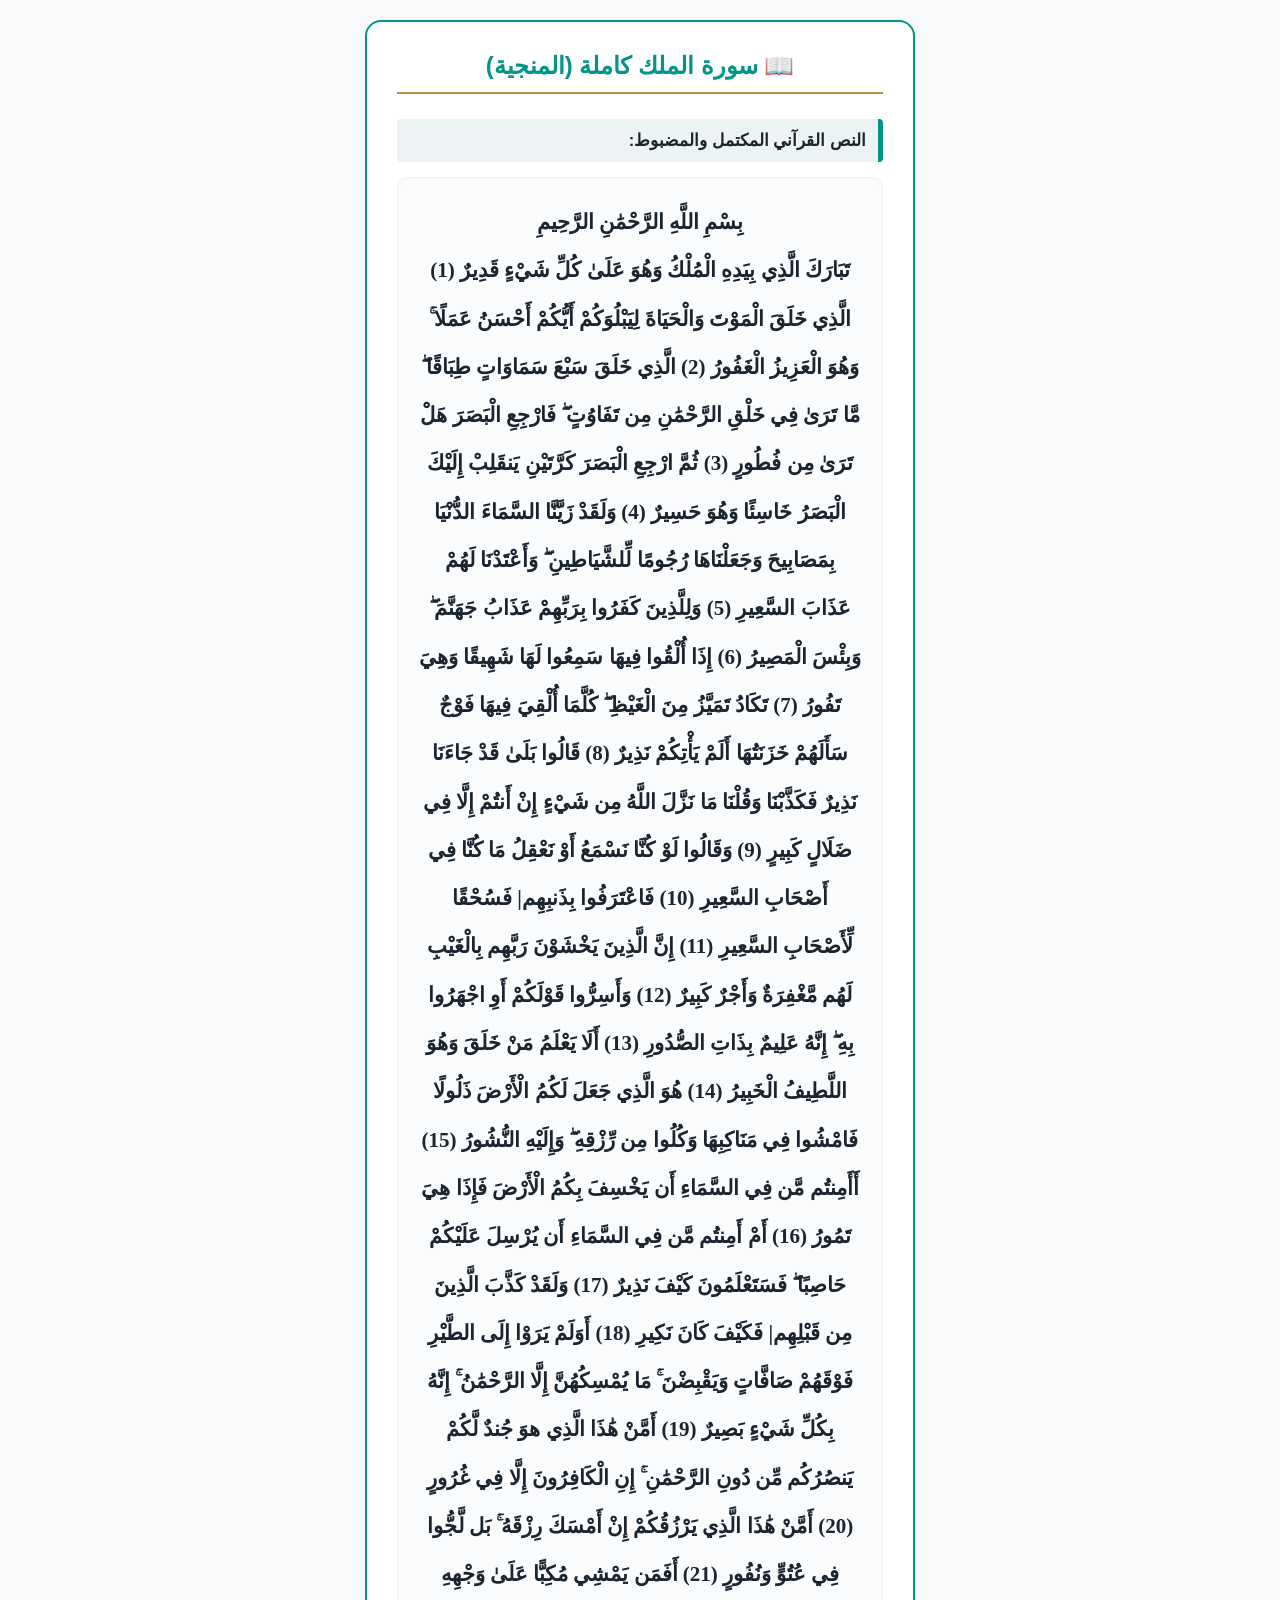
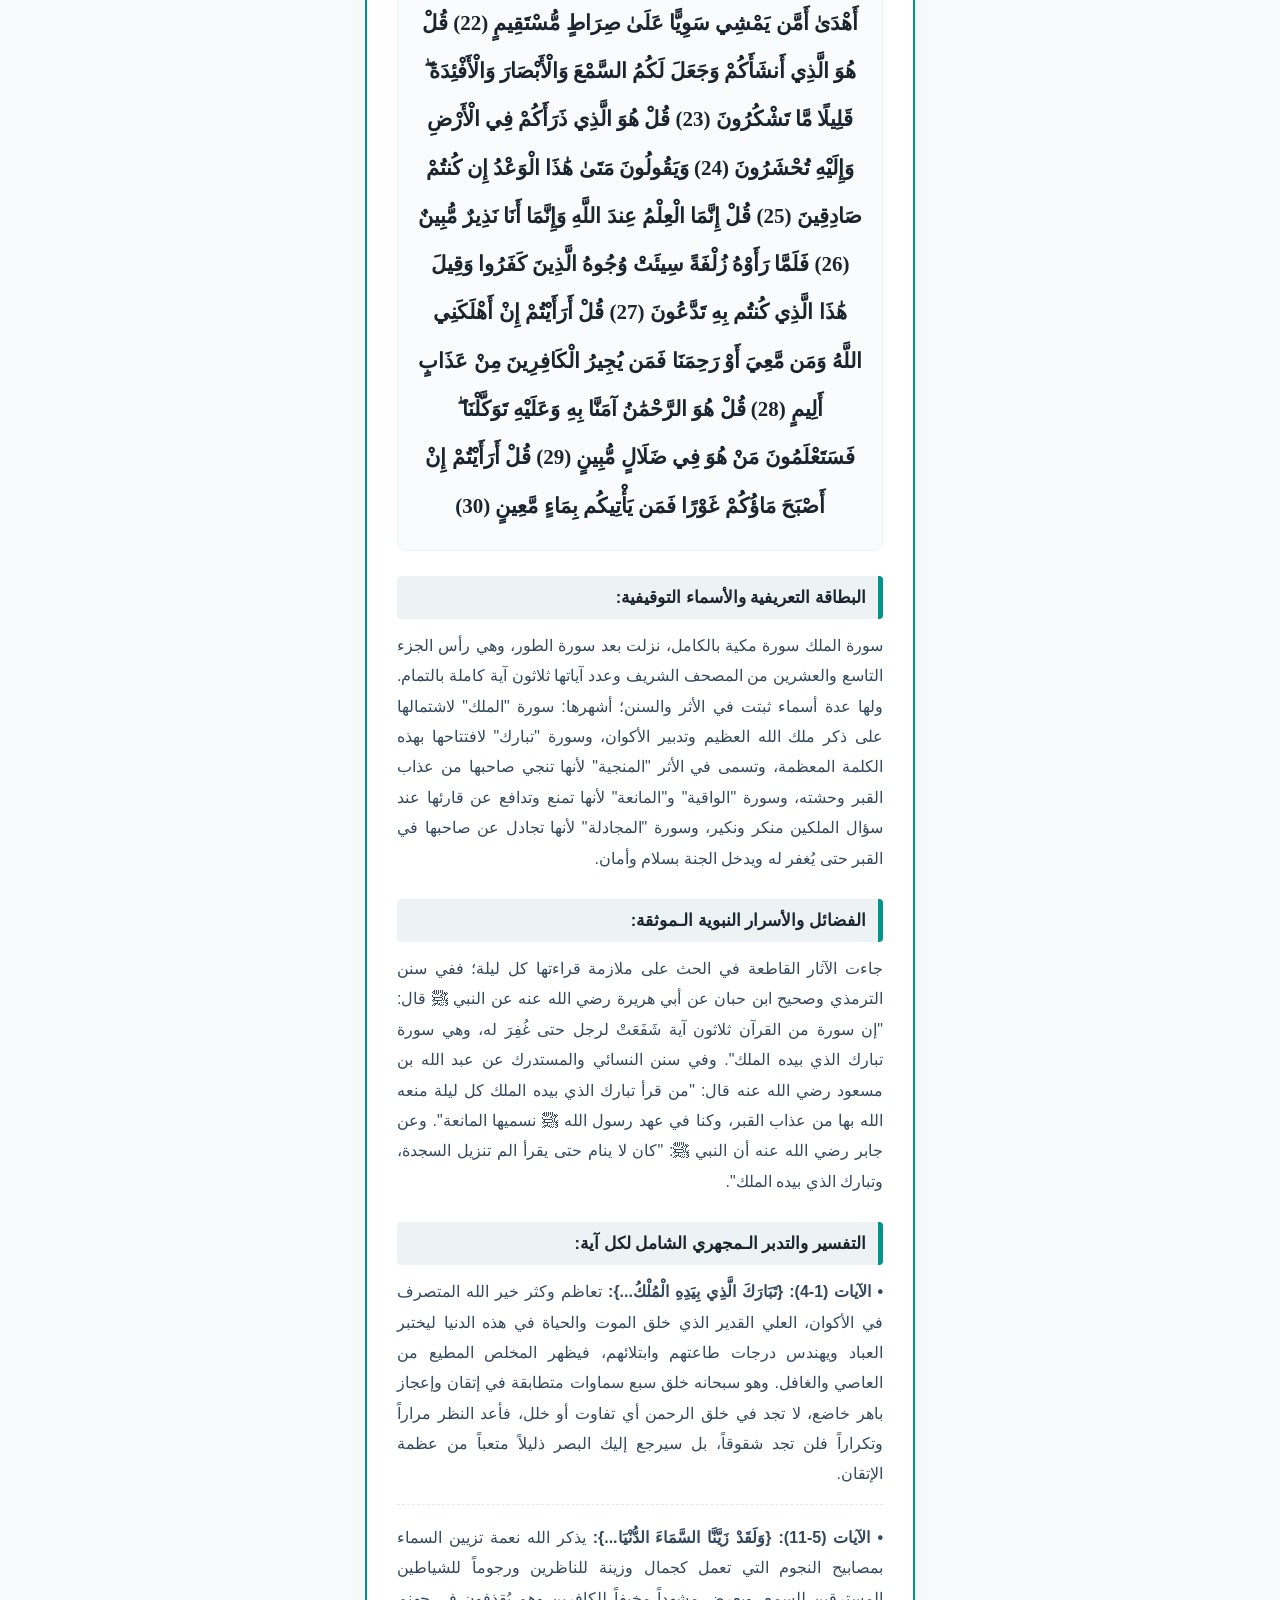
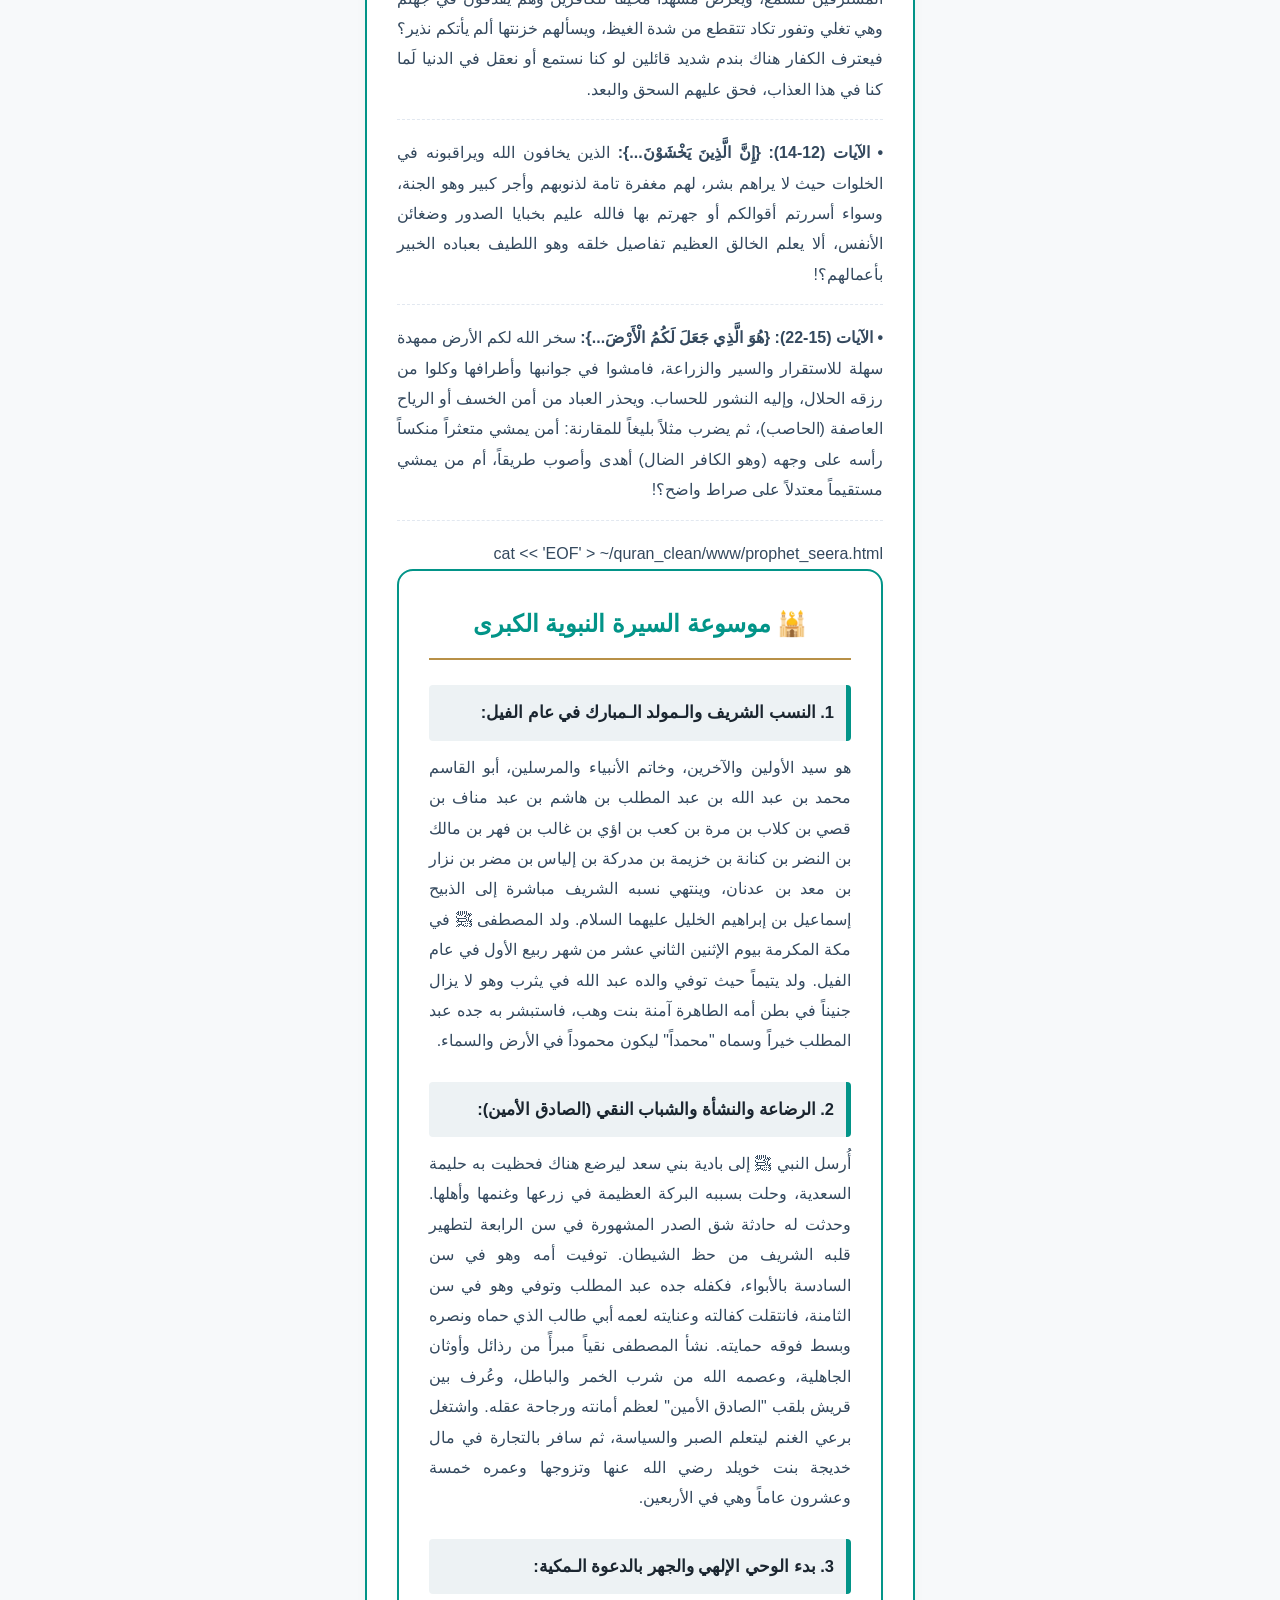
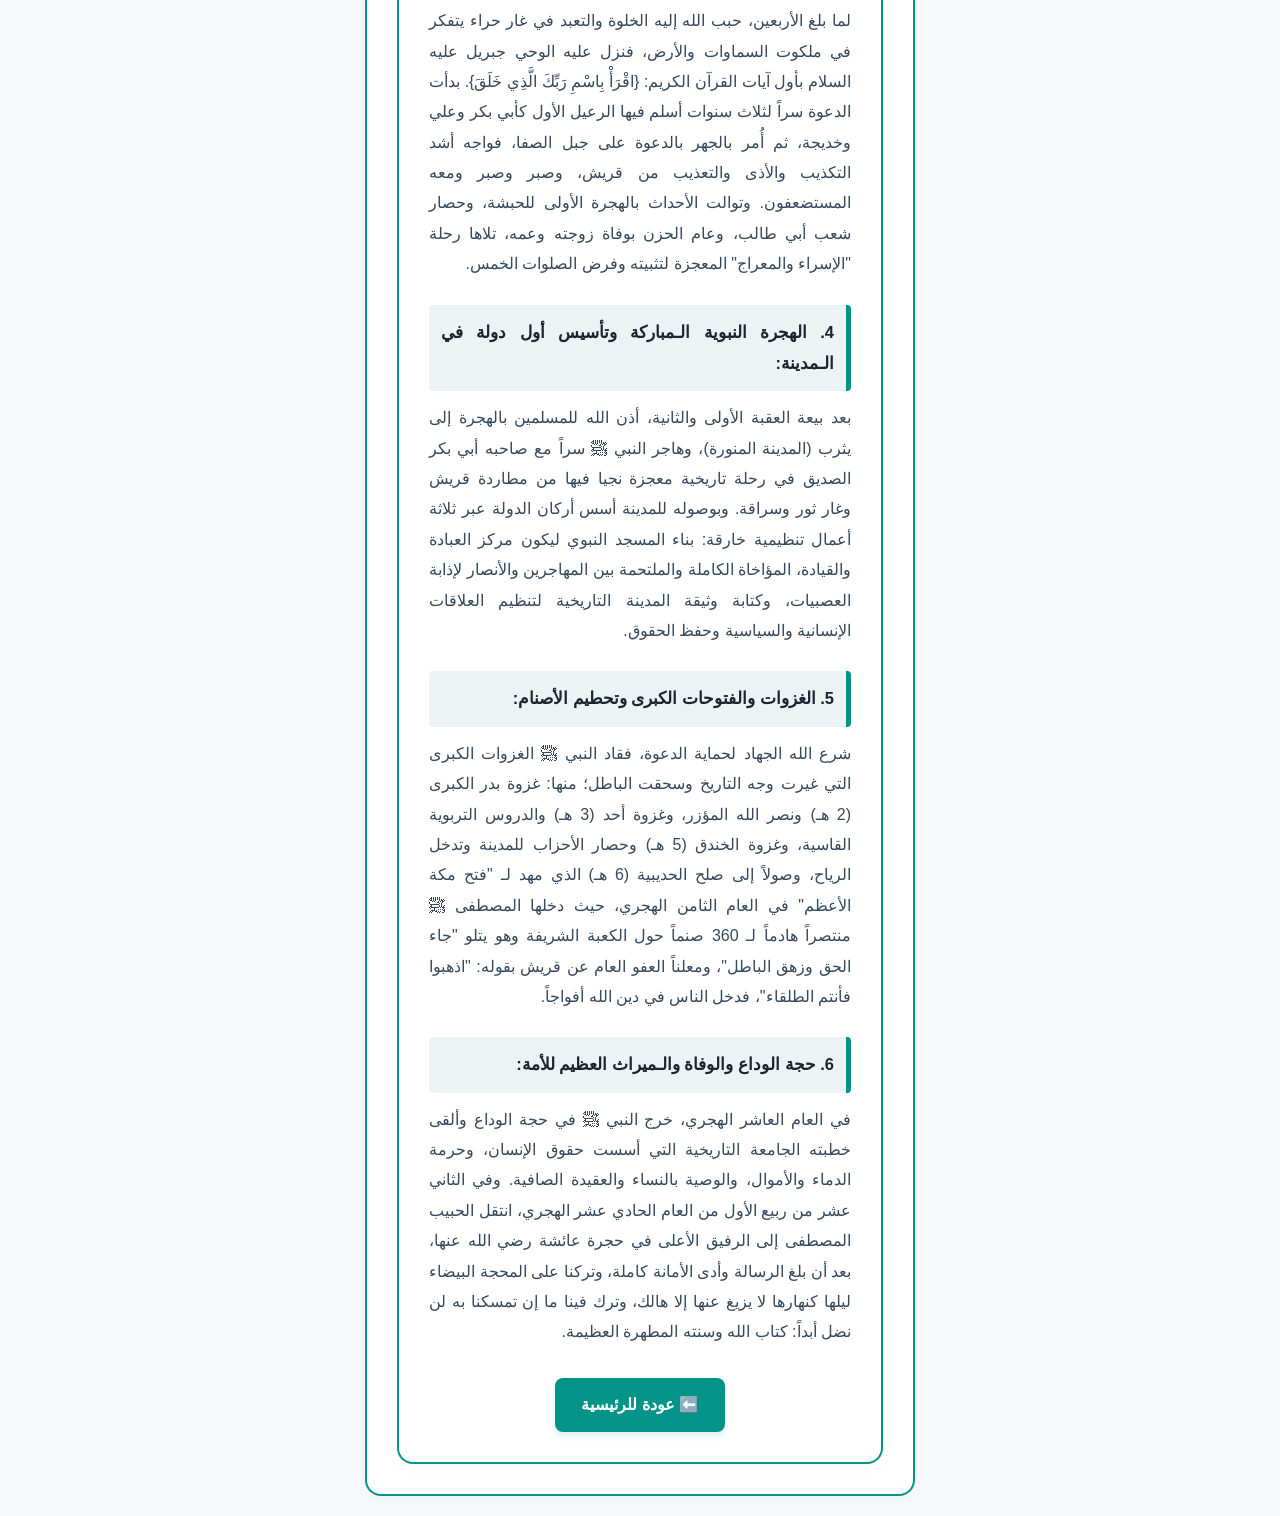
<file: quran_mulk.html>
<!DOCTYPE html>
<html lang="ar" dir="rtl">
<head>
    <meta charset="UTF-8">
    <meta name="viewport" content="width=device-width, initial-scale=1.0">
    <title>سورة الملك وتفسيرها الشامل الموسع</title>
    <style>
        :root {
            --bg-color: #f7f9fa;
            --card-bg: #ffffff;
            --text-color: #2c3e50;
            --accent-color: #029488;
            --gold-color: #b89047;
        }
        body {
            font-family: 'Segoe UI', Tahoma, Geneva, Verdana, sans-serif;
            background-color: var(--bg-color);
            color: var(--text-color);
            margin: 0;
            padding: 20px;
            display: flex;
            flex-direction: column;
            align-items: center;
            user-select: none;
            -webkit-user-select: none;
        }
        .box {
            background: var(--card-bg);
            border: 2px solid var(--accent-color);
            padding: 30px;
            border-radius: 16px;
            max-width: 550px;
            width: 100%;
            box-shadow: 0 4px 12px rgba(0,0,0,0.03);
            box-sizing: border-box;
        }
        h2 {
            color: var(--accent-color);
            border-bottom: 2px solid var(--gold-color);
            padding-bottom: 12px;
            text-align: center;
            margin-top: 0;
            font-weight: 800;
        }
        .section-title {
            background: #edf2f4;
            padding: 12px;
            margin-top: 25px;
            border-right: 5px solid var(--accent-color);
            font-weight: bold;
            border-radius: 4px;
            font-size: 16.5px;
            color: #1a252f;
        }
        .quran-text {
            line-height: 2.3;
            font-size: 21px;
            margin-top: 15px;
            text-align: center;
            color: #1a252f;
            font-family: 'Traditional Arabic', Georgia, serif;
            font-weight: bold;
            background-color: #fafbfc;
            padding: 20px;
            border-radius: 10px;
            border: 1px solid #edf2f4;
            box-shadow: inset 0 2px 4px rgba(0,0,0,0.01);
        }
        .content-block {
            line-height: 1.9;
            font-size: 16px;
            margin-top: 12px;
            text-align: justify;
            color: #34495e;
        }
        .interpretation-item {
            margin-bottom: 18px;
            padding-bottom: 14px;
            border-bottom: 1px dashed #e2e8f0;
        }
        .interpretation-item:last-child {
            border-bottom: none;
            margin-bottom: 0;
            padding-bottom: 0;
        }
        .btn-back {
            display: block;
            width: fit-content;
            margin: 30px auto 0 auto;
            background: var(--accent-color);
            color: #fff;
            padding: 12px 26px;
            border-radius: 8px;
            font-weight: bold;
            text-decoration: none;
            text-align: center;
            box-shadow: 0 4px 6px rgba(2, 148, 136, 0.15);
        }
        .btn-back:active {
            transform: scale(0.96);
        }
    </style>
    <script>
        document.addEventListener('contextmenu', event => event.preventDefault());
        document.onkeydown = function(e) { if(e.keyCode == 123) { return false; } };
    </script>
</head>
<body>
    <div class="box">
        <h2>📖 سورة الملك كاملة (المنجية)</h2>
        
        <div class="section-title">النص القرآني المكتمل والمضبوط:</div>
        <div class="quran-text">
            بِسْمِ اللَّهِ الرَّحْمَٰنِ الرَّحِيمِ <br>
            تَبَارَكَ الَّذِي بِيَدِهِ الْمُلْكُ وَهُوَ عَلَىٰ كُلِّ شَيْءٍ قَدِيرٌ (1) الَّذِي خَلَقَ الْمَوْتَ وَالْحَيَاةَ لِيَبْلُوَكُمْ أَيُّكُمْ أَحْسَنُ عَمَلًا ۚ وَهُوَ الْعَزِيزُ الْغَفُورُ (2) الَّذِي خَلَقَ سَبْعَ سَمَاوَاتٍ طِبَاقًا ۖ مَّا تَرَىٰ فِي خَلْقِ الرَّحْمَٰنِ مِن تَفَاوُتٍ ۖ فَارْجِعِ الْبَصَرَ هَلْ تَرَىٰ مِن فُطُورٍ (3) ثُمَّ ارْجِعِ الْبَصَرَ كَرَّتَيْنِ يَنقَلِبْ إِلَيْكَ الْبَصَرُ خَاسِئًا وَهُوَ حَسِيرٌ (4) وَلَقَدْ زَيَّنَّا السَّمَاءَ الدُّنْيَا بِمَصَابِيحَ وَجَعَلْنَاهَا رُجُومًا لِّلشَّيَاطِينِ ۖ وَأَعْتَدْنَا لَهُمْ عَذَابَ السَّعِيرِ (5) وَلِلَّذِينَ كَفَرُوا بِرَبِّهِمْ عَذَابُ جَهَنَّمَ ۖ وَبِئْسَ الْمَصِيرُ (6) إِذَا أُلْقُوا فِيهَا سَمِعُوا لَهَا شَهِيقًا وَهِيَ تَفُورُ (7) تَكَادُ تَمَيَّزُ مِنَ الْغَيْظِ ۖ كُلَّمَا أُلْقِيَ فِيهَا فَوْجٌ سَأَلَهُمْ خَزَنَتُهَا أَلَمْ يَأْتِكُمْ نَذِيرٌ (8) قَالُوا بَلَىٰ قَدْ جَاءَنَا نَذِيرٌ فَكَذَّبْنَا وَقُلْنَا مَا نَزَّلَ اللَّهُ مِن شَيْءٍ إِنْ أَنتُمْ إِلَّا فِي ضَلَالٍ كَبِيرٍ (9) وَقَالُوا لَوْ كُنَّا نَسْمَعُ أَوْ نَعْقِلُ مَا كُنَّا فِي أَصْحَابِ السَّعِيرِ (10) فَاعْتَرَفُوا بِذَنبِهِم| فَسُحْقًا لِّأَصْحَابِ السَّعِيرِ (11) إِنَّ الَّذِينَ يَخْشَوْنَ رَبَّهِم بِالْغَيْبِ لَهُم مَّغْفِرَةٌ وَأَجْرٌ كَبِيرٌ (12) وَأَسِرُّوا قَوْلَكُمْ أَوِ اجْهَرُوا بِهِ ۖ إِنَّهُ عَلِيمٌ بِذَاتِ الصُّدُورِ (13) أَلَا يَعْلَمُ مَنْ خَلَقَ وَهُوَ اللَّطِيفُ الْخَبِيرُ (14) هُوَ الَّذِي جَعَلَ لَكُمُ الْأَرْضَ ذَلُولًا فَامْشُوا فِي مَنَاكِبِهَا وَكُلُوا مِن رِّزْقِهِ ۖ وَإِلَيْهِ النُّشُورُ (15) أَأَمِنتُم مَّن فِي السَّمَاءِ أَن يَخْسِفَ بِكُمُ الْأَرْضَ فَإِذَا هِيَ تَمُورُ (16) أَمْ أَمِنتُم مَّن فِي السَّمَاءِ أَن يُرْسِلَ عَلَيْكُمْ حَاصِبًا ۖ فَسَتَعْلَمُونَ كَيْفَ نَذِيرٌ (17) وَلَقَدْ كَذَّبَ الَّذِينَ مِن قَبْلِهِم| فَكَيْفَ كَانَ نَكِيرِ (18) أَوَلَمْ يَرَوْا إِلَى الطَّيْرِ فَوْقَهُمْ صَافَّاتٍ وَيَقْبِضْنَ ۚ مَا يُمْسِكُهُنَّ إِلَّا الرَّحْمَٰنُ ۚ إِنَّهُ بِكُلِّ شَيْءٍ بَصِيرٌ (19) أَمَّنْ هَٰذَا الَّذِي هوَ جُندٌ لَّكُمْ يَنصُرُكُم مِّن دُونِ الرَّحْمَٰنِ ۚ إِنِ الْكَافِرُونَ إِلَّا فِي غُرُورٍ (20) أَمَّنْ هَٰذَا الَّذِي يَرْزُقُكُمْ إِنْ أَمْسَكَ رِزْقَهُ ۚ بَل لَّجُّوا فِي عُتُوٍّ وَنُفُورٍ (21) أَفَمَن يَمْشِي مُكِبًّا عَلَىٰ وَجْهِهِ أَهْدَىٰ أَمَّن يَمْشِي سَوِيًّا عَلَىٰ صِرَاطٍ مُّسْتَقِيمٍ (22) قُلْ هُوَ الَّذِي أَنشَأَكُمْ وَجَعَلَ لَكُمُ السَّمْعَ وَالْأَبْصَارَ وَالْأَفْئِدَةَ ۖ قَلِيلًا مَّا تَشْكُرُونَ (23) قُلْ هُوَ الَّذِي ذَرَأَكُمْ فِي الْأَرْضِ وَإِلَيْهِ تُحْشَرُونَ (24) وَيَقُولُونَ مَتَىٰ هَٰذَا الْوَعْدُ إِن كُنتُمْ صَادِقِينَ (25) قُلْ إِنَّمَا الْعِلْمُ عِندَ اللَّهِ وَإِنَّمَا أَنَا نَذِيرٌ مُّبِينٌ (26) فَلَمَّا رَأَوْهُ زُلْفَةً سِيئَتْ وُجُوهُ الَّذِينَ كَفَرُوا وَقِيلَ هَٰذَا الَّذِي كُنتُم بِهِ تَدَّعُونَ (27) قُلْ أَرَأَيْتُمْ إِنْ أَهْلَكَنِي اللَّهُ وَمَن مَّعِيَ أَوْ رَحِمَنَا فَمَن يُجِيرُ الْكَافِرِينَ مِنْ عَذَابٍ أَلِيمٍ (28) قُلْ هُوَ الرَّحْمَٰنُ آمَنَّا بِهِ وَعَلَيْهِ تَوَكَّلْنَا ۖ فَسَتَعْلَمُونَ مَنْ هُوَ فِي ضَلَالٍ مُّبِينٍ (29) قُلْ أَرَأَيْتُمْ إِنْ أَصْبَحَ مَاؤُكُمْ غَوْرًا فَمَن يَأْتِيكُم بِمَاءٍ مَّعِينٍ (30)
        </div>

        <div class="section-title">البطاقة التعريفية والأسماء التوقيفية:</div>
        <div class="content-block">
            سورة الملك سورة مكية بالكامل، نزلت بعد سورة الطور، وهي رأس الجزء التاسع والعشرين من المصحف الشريف وعدد آياتها ثلاثون آية كاملة بالتمام. ولها عدة أسماء ثبتت في الأثر والسنن؛ أشهرها: سورة "الملك" لاشتمالها على ذكر ملك الله العظيم وتدبير الأكوان، وسورة "تبارك" لافتتاحها بهذه الكلمة المعظمة، وتسمى في الأثر "المنجية" لأنها تنجي صاحبها من عذاب القبر وحشته، وسورة "الواقية" و"المانعة" لأنها تمنع وتدافع عن قارئها عند سؤال الملكين منكر ونكير، وسورة "المجادلة" لأنها تجادل عن صاحبها في القبر حتى يُغفر له ويدخل الجنة بسلام وأمان.
        </div>

        <div class="section-title">الفضائل والأسرار النبوية الـموثقة:</div>
        <div class="content-block">
            جاءت الآثار القاطعة في الحث على ملازمة قراءتها كل ليلة؛ ففي سنن الترمذي وصحيح ابن حبان عن أبي هريرة رضي الله عنه عن النبي ﷺ قال: "إن سورة من القرآن ثلاثون آية شَفَعَتْ لرجل حتى غُفِرَ له، وهي سورة تبارك الذي بيده الملك". وفي سنن النسائي والمستدرك عن عبد الله بن مسعود رضي الله عنه قال: "من قرأ تبارك الذي بيده الملك كل ليلة منعه الله بها من عذاب القبر، وكنا في عهد رسول الله ﷺ نسميها المانعة". وعن جابر رضي الله عنه أن النبي ﷺ: "كان لا ينام حتى يقرأ الم تنزيل السجدة، وتبارك الذي بيده الملك".
        </div>

        <div class="section-title">التفسير والتدبر الـمجهري الشامل لكل آية:</div>
        <div class="content-block">
            <div class="interpretation-item">
                <b>• الآيات (1-4): {تَبَارَكَ الَّذِي بِيَدِهِ الْمُلْكُ...}:</b> تعاظم وكثر خير الله المتصرف في الأكوان، العلي القدير الذي خلق الموت والحياة في هذه الدنيا ليختبر العباد ويهندس درجات طاعتهم وابتلائهم، فيظهر المخلص المطيع من العاصي والغافل. وهو سبحانه خلق سبع سماوات متطابقة في إتقان وإعجاز باهر خاضع، لا تجد في خلق الرحمن أي تفاوت أو خلل، فأعد النظر مراراً وتكراراً فلن تجد شقوقاً، بل سيرجع إليك البصر ذليلاً متعباً من عظمة الإتقان.
            </div>
            <div class="interpretation-item">
                <b>• الآيات (5-11): {وَلَقَدْ زَيَّنَّا السَّمَاءَ الدُّنْيَا...}:</b> يذكر الله نعمة تزيين السماء بمصابيح النجوم التي تعمل كجمال وزينة للناظرين ورجوماً للشياطين المسترقين للسمع، ويعرض مشهداً مخيفاً للكافرين وهم يُقذفون في جهنم وهي تغلي وتفور تكاد تتقطع من شدة الغيظ، ويسألهم خزنتها ألم يأتكم نذير؟ فيعترف الكفار هناك بندم شديد قائلين لو كنا نستمع أو نعقل في الدنيا لَما كنا في هذا العذاب، فحق عليهم السحق والبعد.
            </div>
            <div class="interpretation-item">
                <b>• الآيات (12-14): {إِنَّ الَّذِينَ يَخْشَوْنَ...}:</b> الذين يخافون الله ويراقبونه في الخلوات حيث لا يراهم بشر، لهم مغفرة تامة لذنوبهم وأجر كبير وهو الجنة، وسواء أسررتم أقوالكم أو جهرتم بها فالله عليم بخبايا الصدور وضغائن الأنفس، ألا يعلم الخالق العظيم تفاصيل خلقه وهو اللطيف بعباده الخبير بأعمالهم؟!
            </div>
            <div class="interpretation-item">
                <b>• الآيات (15-22): {هُوَ الَّذِي جَعَلَ لَكُمُ الْأَرْضَ...}:</b> سخر الله لكم الأرض ممهدة سهلة للاستقرار والسير والزراعة، فامشوا في جوانبها وأطرافها وكلوا من رزقه الحلال، وإليه النشور للحساب. ويحذر العباد من أمن الخسف أو الرياح العاصفة (الحاصب)، ثم يضرب مثلاً بليغاً للمقارنة: أمن يمشي متعثراً منكساً رأسه على وجهه (وهو الكافر الضال) أهدى وأصوب طريقاً، أم من يمشي مستقيماً معتدلاً على صراط واضح؟!
            </div>

cat << 'EOF' > ~/quran_clean/www/prophet_seera.html
<!DOCTYPE html>
<html lang="ar" dir="rtl">
<head>
    <meta charset="UTF-8">
    <meta name="viewport" content="width=device-width, initial-scale=1.0">
    <title>موسوعة السيرة النبوية المطهرة الكبرى</title>
    <style>
        :root {
            --bg-color: #f7f9fa;
            --card-bg: #ffffff;
            --text-color: #2c3e50;
            --accent-color: #029488;
            --gold-color: #b89047;
        }
        body {
            font-family: 'Segoe UI', Tahoma, Geneva, Verdana, sans-serif;
            background-color: var(--bg-color);
            color: var(--text-color);
            margin: 0;
            padding: 20px;
            display: flex;
            flex-direction: column;
            align-items: center;
            user-select: none;
            -webkit-user-select: none;
        }
        .box {
            background: var(--card-bg);
            border: 2px solid var(--accent-color);
            padding: 30px;
            border-radius: 16px;
            max-width: 550px;
            width: 100%;
            box-shadow: 0 4px 12px rgba(0,0,0,0.03);
            box-sizing: border-box;
        }
        h2 {
            color: var(--accent-color);
            border-bottom: 2px solid var(--gold-color);
            padding-bottom: 12px;
            text-align: center;
            margin-top: 0;
            font-weight: 800;
        }
        .section-title {
            background: #edf2f4;
            padding: 12px;
            margin-top: 25px;
            border-right: 5px solid var(--accent-color);
            font-weight: bold;
            border-radius: 4px;
            font-size: 16.5px;
            color: #1a252f;
        }
        .content-block {
            line-height: 1.9;
            font-size: 16px;
            margin-top: 12px;
            text-align: justify;
            color: #34495e;
        }
        .btn-back {
            display: block;
            width: fit-content;
            margin: 30px auto 0 auto;
            background: var(--accent-color);
            color: #fff;
            padding: 12px 26px;
            border-radius: 8px;
            font-weight: bold;
            text-decoration: none;
            text-align: center;
            box-shadow: 0 4px 6px rgba(2, 148, 136, 0.15);
        }
        .btn-back:active {
            transform: scale(0.96);
        }
    </style>
    <script>
        document.addEventListener('contextmenu', event => event.preventDefault());
        document.onkeydown = function(e) { if(e.keyCode == 123) { return false; } };
    </script>
</head>
<body>
    <div class="box">
        <h2>🕌 موسوعة السيرة النبوية الكبرى</h2>
        
        <div class="section-title">1. النسب الشريف والـمولد الـمبارك في عام الفيل:</div>
        <div class="content-block">
            هو سيد الأولين والآخرين، وخاتم الأنبياء والمرسلين، أبو القاسم محمد بن عبد الله بن عبد المطلب بن هاشم بن عبد مناف بن قصي بن كلاب بن مرة بن كعب بن lؤي بن غالب بن فهر بن مالك بن النضر بن كنانة بن خزيمة بن مدركة بن إلياس بن مضر بن نزار بن معد بن عدنان، وينتهي نسبه الشريف مباشرة إلى الذبيح إسماعيل بن إبراهيم الخليل عليهما السلام. ولد المصطفى ﷺ في مكة المكرمة بيوم الإثنين الثاني عشر من شهر ربيع الأول في عام الفيل. ولد يتيماً حيث توفي والده عبد الله في يثرب وهو لا يزال جنيناً في بطن أمه الطاهرة آمنة بنت وهب، فاستبشر به جده عبد المطلب خيراً وسماه "محمداً" ليكون محموداً في الأرض والسماء.
        </div>

        <div class="section-title">2. الرضاعة والنشأة والشباب النقي (الصادق الأمين):</div>
        <div class="content-block">
            أُرسل النبي ﷺ إلى بادية بني سعد ليرضع هناك فحظيت به حليمة السعدية، وحلت بسببه البركة العظيمة في زرعها وغنمها وأهلها. وحدثت له حادثة شق الصدر المشهورة في سن الرابعة لتطهير قلبه الشريف من حظ الشيطان. توفيت أمه وهو في سن السادسة بالأبواء، فكفله جده عبد المطلب وتوفي وهو في سن الثامنة، فانتقلت كفالته وعنايته لعمه أبي طالب الذي حماه ونصره وبسط فوقه حمايته. نشأ المصطفى نقياً مبرأً من رذائل وأوثان الجاهلية، وعصمه الله من شرب الخمر والباطل، وعُرف بين قريش بلقب "الصادق الأمين" لعظم أمانته ورجاحة عقله. واشتغل برعي الغنم ليتعلم الصبر والسياسة، ثم سافر بالتجارة في مال خديجة بنت خويلد رضي الله عنها وتزوجها وعمره خمسة وعشرون عاماً وهي في الأربعين.
        </div>

        <div class="section-title">3. بدء الوحي الإلهي والجهر بالدعوة الـمكية:</div>
        <div class="content-block">
            لما بلغ الأربعين، حبب الله إليه الخلوة والتعبد في غار حراء يتفكر في ملكوت السماوات والأرض، فنزل عليه الوحي جبريل عليه السلام بأول آيات القرآن الكريم: {اقْرَأْ بِاسْمِ رَبِّكَ الَّذِي خَلَقَ}. بدأت الدعوة سراً لثلاث سنوات أسلم فيها الرعيل الأول كأبي بكر وعلي وخديجة، ثم أُمر بالجهر بالدعوة على جبل الصفا، فواجه أشد التكذيب والأذى والتعذيب من قريش، وصبر وصبر ومعه المستضعفون. وتوالت الأحداث بالهجرة الأولى للحبشة، وحصار شعب أبي طالب، وعام الحزن بوفاة زوجته وعمه، تلاها رحلة "الإسراء والمعراج" المعجزة لتثبيته وفرض الصلوات الخمس.
        </div>

        <div class="section-title">4. الهجرة النبوية الـمباركة وتأسيس أول دولة في الـمدينة:</div>
        <div class="content-block">
            بعد بيعة العقبة الأولى والثانية، أذن الله للمسلمين بالهجرة إلى يثرب (المدينة المنورة)، وهاجر النبي ﷺ سراً مع صاحبه أبي بكر الصديق في رحلة تاريخية معجزة نجيا فيها من مطاردة قريش وغار ثور وسراقة. وبوصوله للمدينة أسس أركان الدولة عبر ثلاثة أعمال تنظيمية خارقة: بناء المسجد النبوي ليكون مركز العبادة والقيادة، المؤاخاة الكاملة والملتحمة بين المهاجرين والأنصار لإذابة العصبيات، وكتابة وثيقة المدينة التاريخية لتنظيم العلاقات الإنسانية والسياسية وحفظ الحقوق.
        </div>

        <div class="section-title">5. الغزوات والفتوحات الكبرى وتحطيم الأصنام:</div>
        <div class="content-block">
            شرع الله الجهاد لحماية الدعوة، فقاد النبي ﷺ الغزوات الكبرى التي غيرت وجه التاريخ وسحقت الباطل؛ منها: غزوة بدر الكبرى (2 هـ) ونصر الله المؤزر، وغزوة أحد (3 هـ) والدروس التربوية القاسية، وغزوة الخندق (5 هـ) وحصار الأحزاب للمدينة وتدخل الرياح، وصولاً إلى صلح الحديبية (6 هـ) الذي مهد لـ "فتح مكة الأعظم" في العام الثامن الهجري، حيث دخلها المصطفى ﷺ منتصراً هادماً لـ 360 صنماً حول الكعبة الشريفة وهو يتلو "جاء الحق وزهق الباطل"، ومعلناً العفو العام عن قريش بقوله: "اذهبوا فأنتم الطلقاء"، فدخل الناس في دين الله أفواجاً.
        </div>

        <div class="section-title">6. حجة الوداع والوفاة والـميراث العظيم للأمة:</div>
        <div class="content-block">
            في العام العاشر الهجري، خرج النبي ﷺ في حجة الوداع وألقى خطبته الجامعة التاريخية التي أسست حقوق الإنسان، وحرمة الدماء والأموال، والوصية بالنساء والعقيدة الصافية. وفي الثاني عشر من ربيع الأول من العام الحادي عشر الهجري، انتقل الحبيب المصطفى إلى الرفيق الأعلى في حجرة عائشة رضي الله عنها، بعد أن بلغ الرسالة وأدى الأمانة كاملة، وتركنا على المحجة البيضاء ليلها كنهارها لا يزيغ عنها إلا هالك، وترك فينا ما إن تمسكنا به لن نضل أبداً: كتاب الله وسنته المطهرة العظيمة.
        </div>

        <a href="index.html" class="btn-back">⬅️ عودة للرئيسية</a>
    </div>
</body>
</html>
</file>
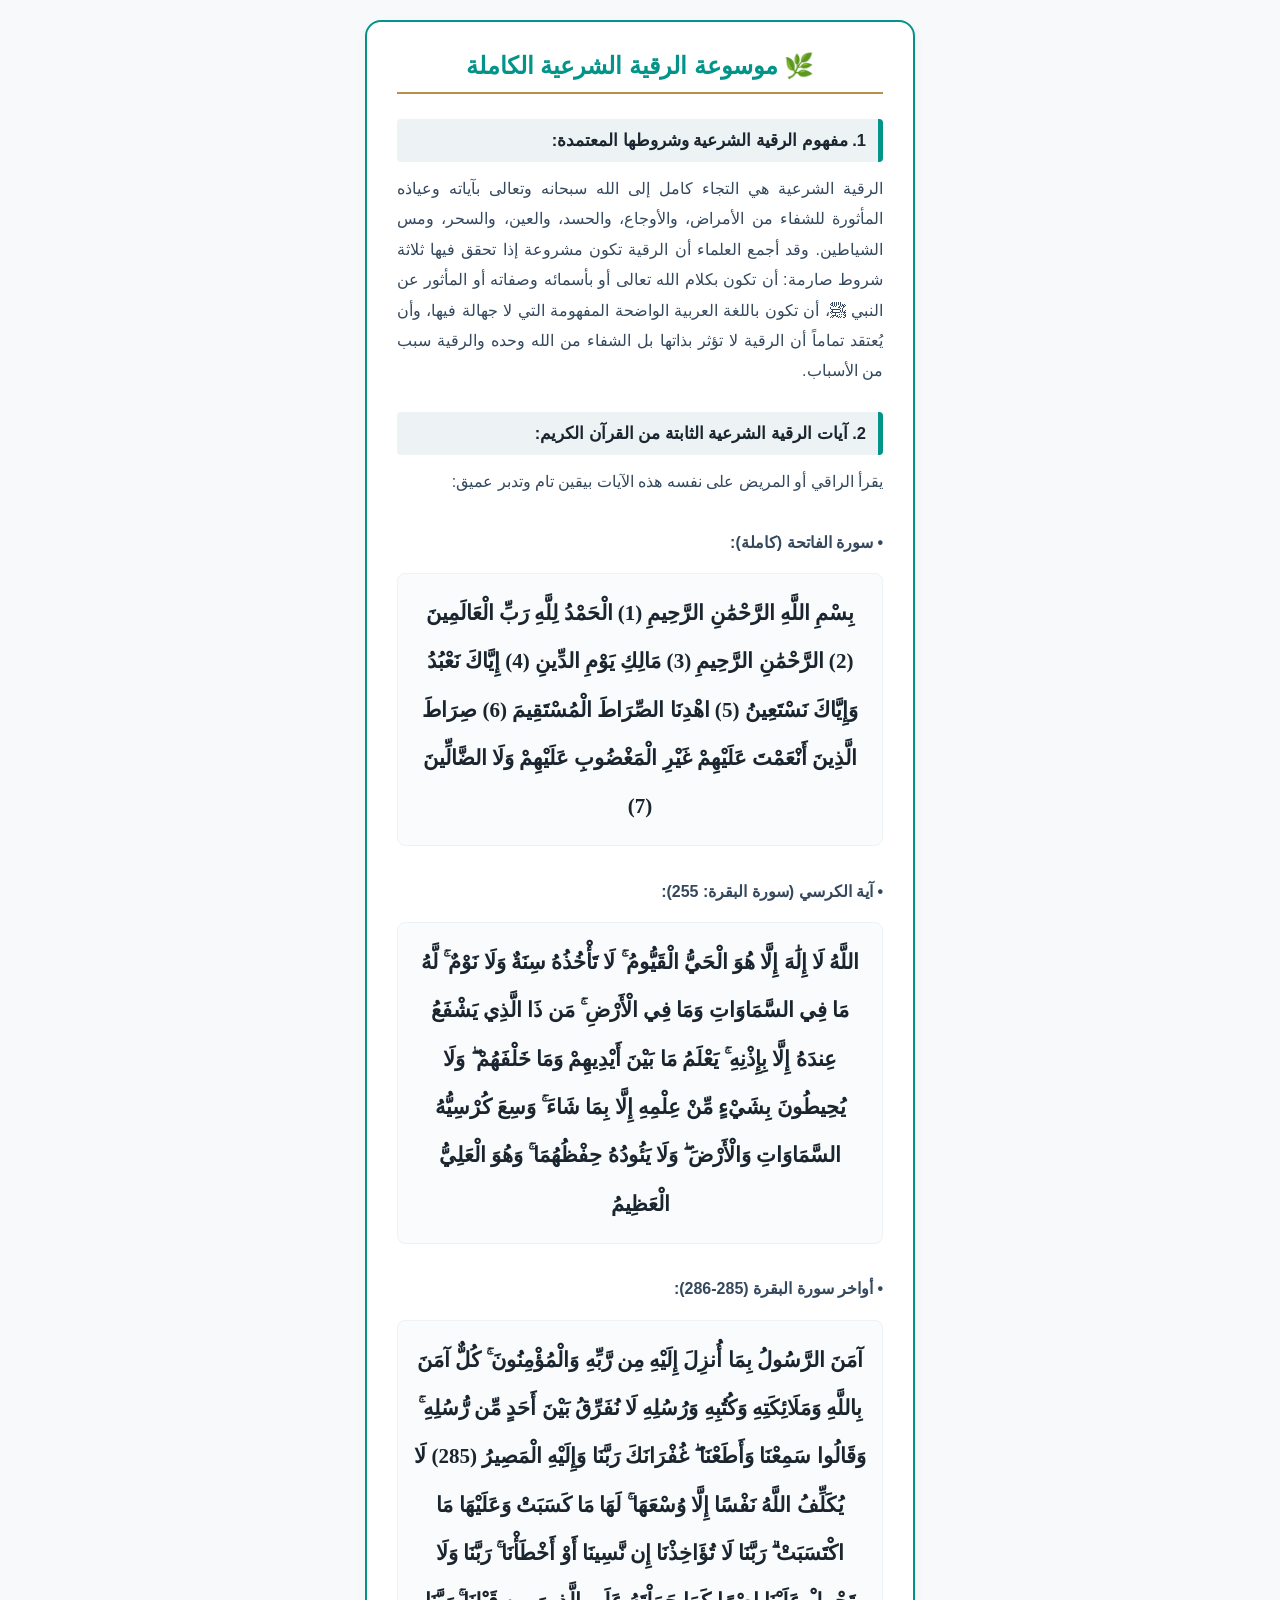
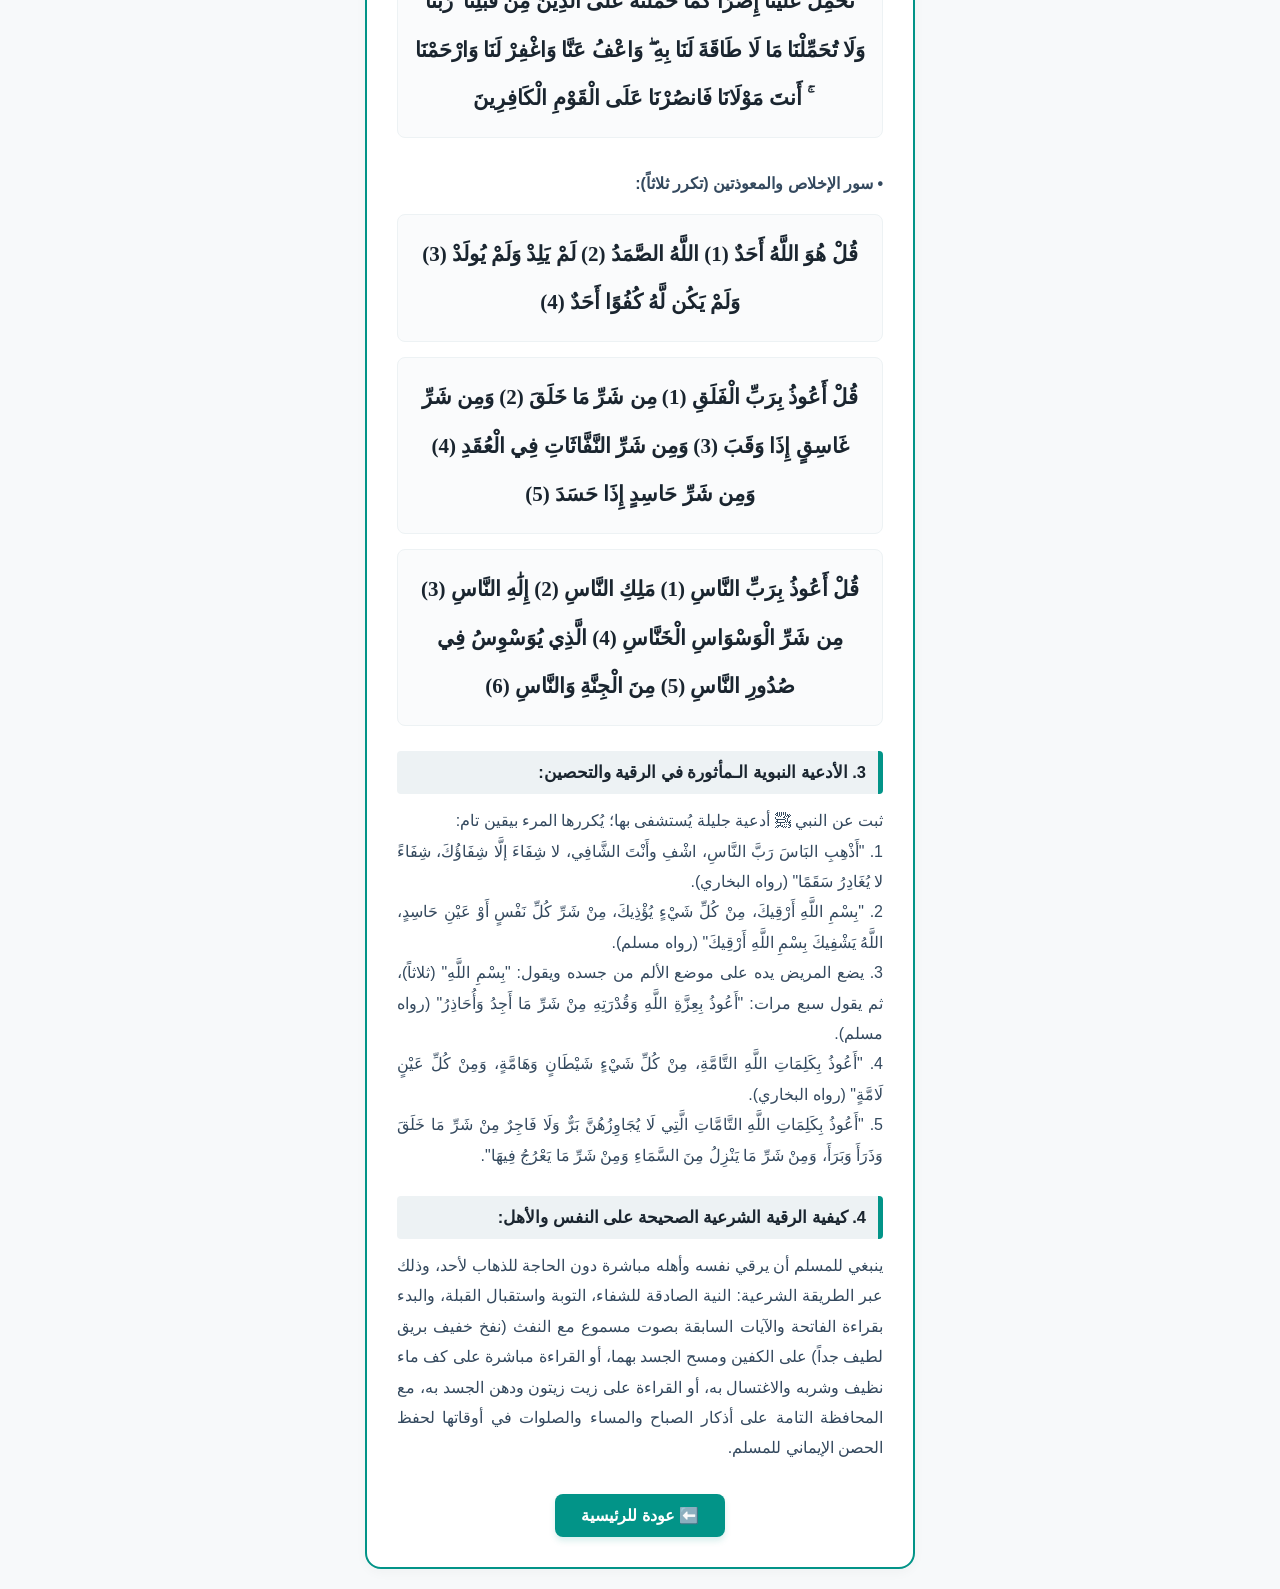
<file: ruqyah_shariah.html>
<!DOCTYPE html>
<html lang="ar" dir="rtl">
<head>
    <meta charset="UTF-8">
    <meta name="viewport" content="width=device-width, initial-scale=1.0">
    <title>موسوعة الرقية الشرعية الكاملة والموسعة</title>
    <style>
        :root {
            --bg-color: #f7f9fa;
            --card-bg: #ffffff;
            --text-color: #2c3e50;
            --accent-color: #029488;
            --gold-color: #b89047;
        }
        body {
            font-family: 'Segoe UI', Tahoma, Geneva, Verdana, sans-serif;
            background-color: var(--bg-color);
            color: var(--text-color);
            margin: 0;
            padding: 20px;
            display: flex;
            flex-direction: column;
            align-items: center;
            user-select: none;
            -webkit-user-select: none;
        }
        .box {
            background: var(--card-bg);
            border: 2px solid var(--accent-color);
            padding: 30px;
            border-radius: 16px;
            max-width: 550px;
            width: 100%;
            box-shadow: 0 4px 12px rgba(0,0,0,0.03);
            box-sizing: border-box;
        }
        h2 {
            color: var(--accent-color);
            border-bottom: 2px solid var(--gold-color);
            padding-bottom: 12px;
            text-align: center;
            margin-top: 0;
            font-weight: 800;
        }
        .section-title {
            background: #edf2f4;
            padding: 12px;
            margin-top: 25px;
            border-right: 5px solid var(--accent-color);
            font-weight: bold;
            border-radius: 4px;
            font-size: 16.5px;
            color: #1a252f;
        }
        .quran-text {
            line-height: 2.3;
            font-size: 21px;
            margin-top: 15px;
            text-align: center;
            color: #1a252f;
            font-family: 'Traditional Arabic', Georgia, serif;
            font-weight: bold;
            background-color: #fafbfc;
            padding: 15px;
            border-radius: 8px;
            border: 1px solid #edf2f4;
        }
        .content-block {
            line-height: 1.9;
            font-size: 16px;
            margin-top: 12px;
            text-align: justify;
            color: #34495e;
        }
        .btn-back {
            display: block;
            width: fit-content;
            margin: 30px auto 0 auto;
            background: var(--accent-color);
            color: #fff;
            padding: 12px 26px;
            border-radius: 8px;
            font-weight: bold;
            text-decoration: none;
            text-align: center;
            box-shadow: 0 4px 6px rgba(2, 148, 136, 0.15);
        }
        .btn-back:active {
            transform: scale(0.96);
        }
    </style>
    <script>
        document.addEventListener('contextmenu', event => event.preventDefault());
        document.onkeydown = function(e) { if(e.keyCode == 123) { return false; } };
    </script>
</head>
<body>
    <div class="box">
        <h2>🌿 موسوعة الرقية الشرعية الكاملة</h2>
        
        <div class="section-title">1. مفهوم الرقية الشرعية وشروطها المعتمدة:</div>
        <div class="content-block">
            الرقية الشرعية هي التجاء كامل إلى الله سبحانه وتعالى بآياته وعياذه المأثورة للشفاء من الأمراض، والأوجاع، والحسد، والعين، والسحر، ومس الشياطين. وقد أجمع العلماء أن الرقية تكون مشروعة إذا تحقق فيها ثلاثة شروط صارمة: أن تكون بكلام الله تعالى أو بأسمائه وصفاته أو المأثور عن النبي ﷺ، أن تكون باللغة العربية الواضحة المفهومة التي لا جهالة فيها، وأن يُعتقد تماماً أن الرقية لا تؤثر بذاتها بل الشفاء من الله وحده والرقية سبب من الأسباب.
        </div>

        <div class="section-title">2. آيات الرقية الشرعية الثابتة من القرآن الكريم:</div>
        <div class="content-block">
            يقرأ الراقي أو المريض على نفسه هذه الآيات بيقين تام وتدبر عميق:
            <br><br><b>• سورة الفاتحة (كاملة):</b>
            <div class="quran-text">بِسْمِ اللَّهِ الرَّحْمَٰنِ الرَّحِيمِ (1) الْحَمْدُ لِلَّهِ رَبِّ الْعَالَمِينَ (2) الرَّحْمَٰنِ الرَّحِيمِ (3) مَالِكِ يَوْمِ الدِّينِ (4) إِيَّاكَ نَعْبُدُ وَإِيَّاكَ نَسْتَعِينُ (5) اهْدِنَا الصِّرَاطَ الْمُسْتَقِيمَ (6) صِرَاطَ الَّذِينَ أَنْعَمْتَ عَلَيْهِمْ غَيْرِ الْمَغْضُوبِ عَلَيْهِمْ وَلَا الضَّالِّينَ (7)</div>
            <br><b>• آية الكرسي (سورة البقرة: 255):</b>
            <div class="quran-text">اللَّهُ لَا إِلَٰهَ إِلَّا هُوَ الْحَيُّ الْقَيُّومُ ۚ لَا تَأْخُذُهُ سِنَةٌ وَلَا نَوْمٌ ۚ لَّهُ مَا فِي السَّمَاوَاتِ وَمَا فِي الْأَرْضِ ۚ مَن ذَا الَّذِي يَشْفَعُ عِندَهُ إِلَّا بِإِذْنِهِ ۚ يَعْلَمُ مَا بَيْنَ أَيْدِيهِمْ وَمَا خَلْفَهُمْ ۖ وَلَا يُحِيطُونَ بِشَيْءٍ مِّنْ عِلْمِهِ إِلَّا بِمَا شَاءَ ۚ وَسِعَ كُرْسِيُّهُ السَّمَاوَاتِ وَالْأَرْضَ ۖ وَلَا يَئُودُهُ حِفْظُهُمَا ۚ وَهُوَ الْعَلِيُّ الْعَظِيمُ</div>
            <br><b>• أواخر سورة البقرة (285-286):</b>
            <div class="quran-text">آمَنَ الرَّسُولُ بِمَا أُنزِلَ إِلَيْهِ مِن رَّبِّهِ وَالْمُؤْمِنُونَ ۚ كُلٌّ آمَنَ بِاللَّهِ وَمَلَائِكَتِهِ وَكُتُبِهِ وَرُسُلِهِ لَا نُفَرِّقُ بَيْنَ أَحَدٍ مِّن رُّسُلِهِ ۚ وَقَالُوا سَمِعْنَا وَأَطَعْنَا ۖ غُفْرَانَكَ رَبَّنَا وَإِلَيْهِ الْمَصِيرُ (285) لَا يُكَلِّفُ اللَّهُ نَفْسًا إِلَّا وُسْعَهَا ۚ لَهَا مَا كَسَبَتْ وَعَلَيْهَا مَا اكْتَسَبَتْ ۗ رَبَّنَا لَا تُؤَاخِذْنَا إِن نَّسِينَا أَوْ أَخْطَأْنَا ۚ رَبَّنَا وَلَا تَحْمِلْ عَلَيْنَا إِصْرًا كَمَا حَمَلْتَهُ عَلَى الَّذِينَ مِن قَبْلِنَا ۚ رَبَّنَا وَلَا تُحَمِّلْنَا مَا لَا طَاقَةَ لَنَا بِهِ ۖ وَاعْفُ عَنَّا وَاغْفِرْ لَنَا وَارْحَمْنَا ۚ أَنتَ مَوْلَانَا فَانصُرْنَا عَلَى الْقَوْمِ الْكَافِرِينَ</div>
            <br><b>• سور الإخلاص والمعوذتين (تكرر ثلاثاً):</b>
            <div class="quran-text">قُلْ هُوَ اللَّهُ أَحَدٌ (1) اللَّهُ الصَّمَدُ (2) لَمْ يَلِدْ وَلَمْ يُولَدْ (3) وَلَمْ يَكُن لَّهُ كُفُوًا أَحَدٌ (4)</div>
            <div class="quran-text">قُلْ أَعُوذُ بِرَبِّ الْفَلَقِ (1) مِن شَرِّ مَا خَلَقَ (2) وَمِن شَرِّ غَاسِقٍ إِذَا وَقَبَ (3) وَمِن شَرِّ النَّفَّاثَاتِ فِي الْعُقَدِ (4) وَمِن شَرِّ حَاسِدٍ إِذَا حَسَدَ (5)</div>
            <div class="quran-text">قُلْ أَعُوذُ بِرَبِّ النَّاسِ (1) مَلِكِ النَّاسِ (2) إِلَٰهِ النَّاسِ (3) مِن شَرِّ الْوَسْوَاسِ الْخَنَّاسِ (4) الَّذِي يُوَسْوِسُ فِي صُدُورِ النَّاسِ (5) مِنَ الْجِنَّةِ وَالنَّاسِ (6)</div>
        </div>

        <div class="section-title">3. الأدعية النبوية الـمأثورة في الرقية والتحصين:</div>
        <div class="content-block">
            ثبت عن النبي ﷺ أدعية جليلة يُستشفى بها؛ يُكررها المرء بيقين تام:
            <br>1. "أَذْهِبِ البَاسَ رَبَّ النَّاسِ، اشْفِ وأَنْتَ الشَّافِي، لا شِفَاءَ إلَّا شِفَاؤُكَ، شِفَاءً لا يُغَادِرُ سَقَمًا" (رواه البخاري).
            <br>2. "بِسْمِ اللَّهِ أَرْقِيكَ، مِنْ كُلِّ شَيْءٍ يُؤْذِيكَ، مِنْ شَرِّ كُلِّ نَفْسٍ أَوْ عَيْنِ حَاسِدٍ، اللَّهُ يَشْفِيكَ بِسْمِ اللَّهِ أَرْقِيكَ" (رواه مسلم).
            <br>3. يضع المريض يده على موضع الألم من جسده ويقول: "بِسْمِ اللَّهِ" (ثلاثاً)، ثم يقول سبع مرات: "أَعُوذُ بِعِزَّةِ اللَّهِ وَقُدْرَتِهِ مِنْ شَرِّ مَا أَجِدُ وَأُحَاذِرُ" (رواه مسلم).
            <br>4. "أَعُوذُ بِكَلِمَاتِ اللَّهِ التَّامَّةِ، مِنْ كُلِّ شَيْءٍ شَيْطَانٍ وَهَامَّةٍ، وَمِنْ كُلِّ عَيْنٍ لَامَّةٍ" (رواه البخاري).
            <br>5. "أَعُوذُ بِكَلِمَاتِ اللَّهِ التَّامَّاتِ الَّتِي لَا يُجَاوِزُهُنَّ بَرٌّ وَلَا فَاجِرٌ مِنْ شَرِّ مَا خَلَقَ وَذَرَأَ وَبَرَأَ، وَمِنْ شَرِّ مَا يَنْزِلُ مِنَ السَّمَاءِ وَمِنْ شَرِّ مَا يَعْرُجُ فِيهَا".
        </div>

        <div class="section-title">4. كيفية الرقية الشرعية الصحيحة على النفس والأهل:</div>
        <div class="content-block">
            ينبغي للمسلم أن يرقي نفسه وأهله مباشرة دون الحاجة للذهاب لأحد، وذلك عبر الطريقة الشرعية: النية الصادقة للشفاء، التوبة واستقبال القبلة، والبدء بقراءة الفاتحة والآيات السابقة بصوت مسموع مع النفث (نفخ خفيف بريق لطيف جداً) على الكفين ومسح الجسد بهما، أو القراءة مباشرة على كف ماء نظيف وشربه والاغتسال به، أو القراءة على زيت زيتون ودهن الجسد به، مع المحافظة التامة على أذكار الصباح والمساء والصلوات في أوقاتها لحفظ الحصن الإيماني للمسلم.
        </div>

        <a href="index.html" class="btn-back">⬅️ عودة للرئيسية</a>
    </div>
</body>
</html>
</file>
<file: style.css>
/* ==========================================================================
    Supreme Islamic Encyclopedia Master Global Stylesheet 2026
   ========================================================================== */

:root {
    --bg-color: #ffffff;
    --card-bg: #ffffff;
    --text-color: #2c3e50;
    --accent-color: #029488;
    --gold-color: #b89047;
    --sub-text: #7f8c8d;
    --light-gray: #f8fafc;
    --border-gray: #e2e8f0;
}

body {
    font-family: 'Segoe UI', Tahoma, Geneva, Verdana, sans-serif;
    background-color: var(--bg-color);
    color: var(--text-color);
    margin: 0;
    padding: 20px;
    display: flex;
    flex-direction: column;
    align-items: center;
    user-select: none;
    -webkit-user-select: none;
    line-height: 1.8;
}

/* الهيدر والعناوين الرئيسية */
.header {
    text-align: center;
    margin: 20px 0 15px 0;
    border-bottom: 2px solid var(--gold-color);
    padding-bottom: 15px;
    width: 100%;
    max-width: 550px;
}

.header h1 {
    color: var(--accent-color);
    font-size: 26px;
    margin: 0 0 8px 0;
    font-weight: 800;
}

.header p {
    color: var(--sub-text);
    font-size: 14.5px;
    margin: 0;
}

/* الحاويات والصناديق الموسوعية */
.box {
    background: var(--card-bg);
    border: 2px solid var(--accent-color);
    padding: 30px;
    border-radius: 16px;
    max-width: 550px;
    width: 100%;
    box-shadow: 0 4px 12px rgba(0,0,0,0.02);
    box-sizing: border-box;
}

h2 {
    color: var(--accent-color);
    border-bottom: 2px solid var(--gold-color);
    padding-bottom: 12px;
    text-align: center;
    margin-top: 0;
    font-weight: 800;
}

.section-title {
    background: var(--light-gray);
    padding: 12px;
    margin-top: 25px;
    border-right: 5px solid var(--accent-color);
    border-left: 1px solid var(--border-gray);
    border-top: 1px solid var(--border-gray);
    border-bottom: 1px solid var(--border-gray);
    font-weight: bold;
    border-radius: 4px;
    font-size: 16.5px;
    color: #1a252f;
}

/* النصوص القرآنية الكبرى المتناسقة */
.quran-text {
    line-height: 2.4;
    font-size: 23px;
    margin-top: 15px;
    text-align: center;
    color: #1a252f;
    font-family: 'Traditional Arabic', Georgia, serif;
    font-weight: bold;
    background-color: var(--light-gray);
    padding: 20px;
    border-radius: 10px;
    border: 1px solid var(--border-gray);
}

.content-block {
    line-height: 1.9;
    font-size: 16px;
    margin-top: 12px;
    text-align: justify;
    color: #34495e;
}

/* الأزرار والقوائم الطولية المنسقة تحت بعضها */
.grid-container {
    display: flex;
    flex-direction: column;
    gap: 14px;
    width: 100%;
    max-width: 550px;
    margin-top: 5px;
}

.card {
    background-color: var(--card-bg);
    border: 2px solid var(--accent-color);
    border-radius: 14px;
    padding: 20px 24px;
    text-align: center;
    color: var(--accent-color);
    font-size: 18px;
    font-weight: 800;
    text-decoration: none;
    box-shadow: 0 4px 8px rgba(2, 148, 136, 0.02);
    transition: all 0.2s ease;
    box-sizing: border-box;
}

.card:active {
    background-color: var(--accent-color);
    color: #ffffff;
    transform: scale(0.97);
}

/* أزرار العودة للمستعرض */
.btn-back {
    display: block;
    width: fit-content;
    margin: 30px auto 0 auto;
    background: var(--accent-color);
    color: #fff;
    padding: 12px 26px;
    border-radius: 8px;
    font-weight: bold;
    text-decoration: none;
    text-align: center;
}

.btn-back:active {
    transform: scale(0.96);
}
</file>
